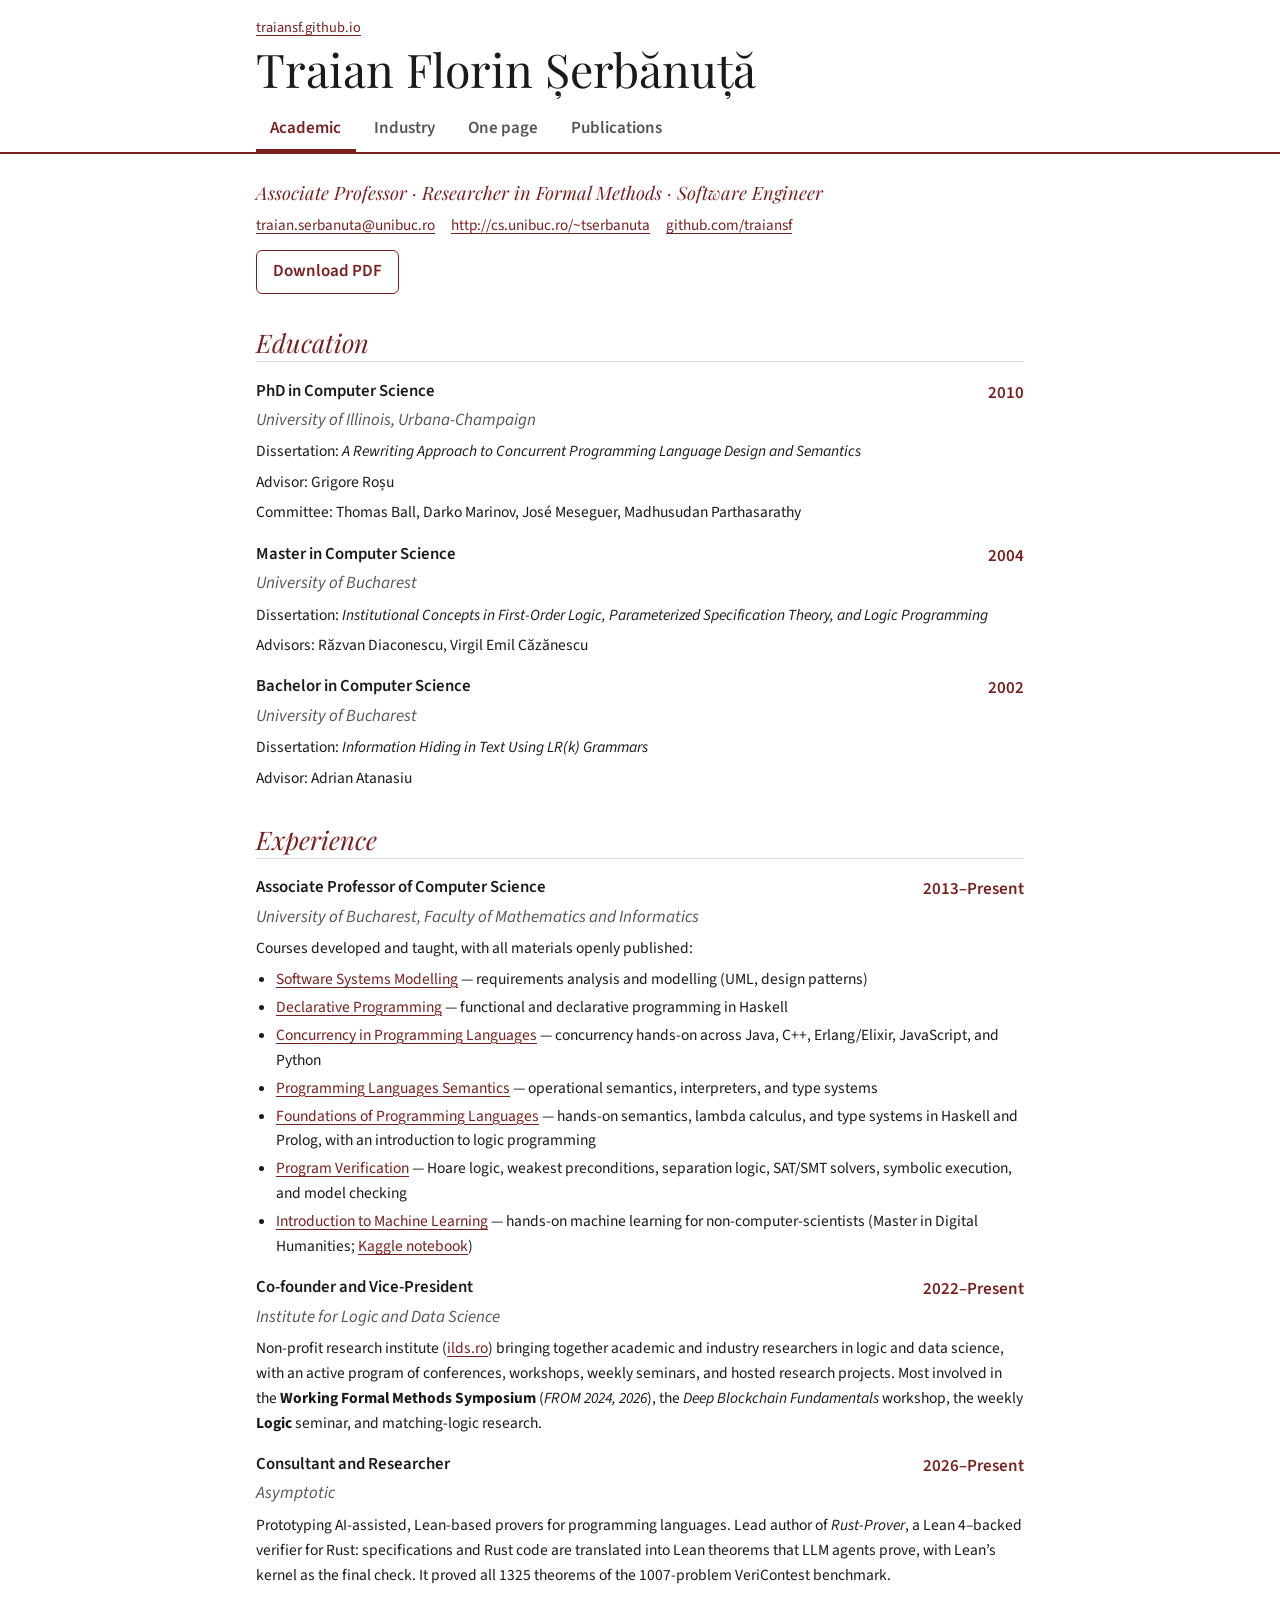
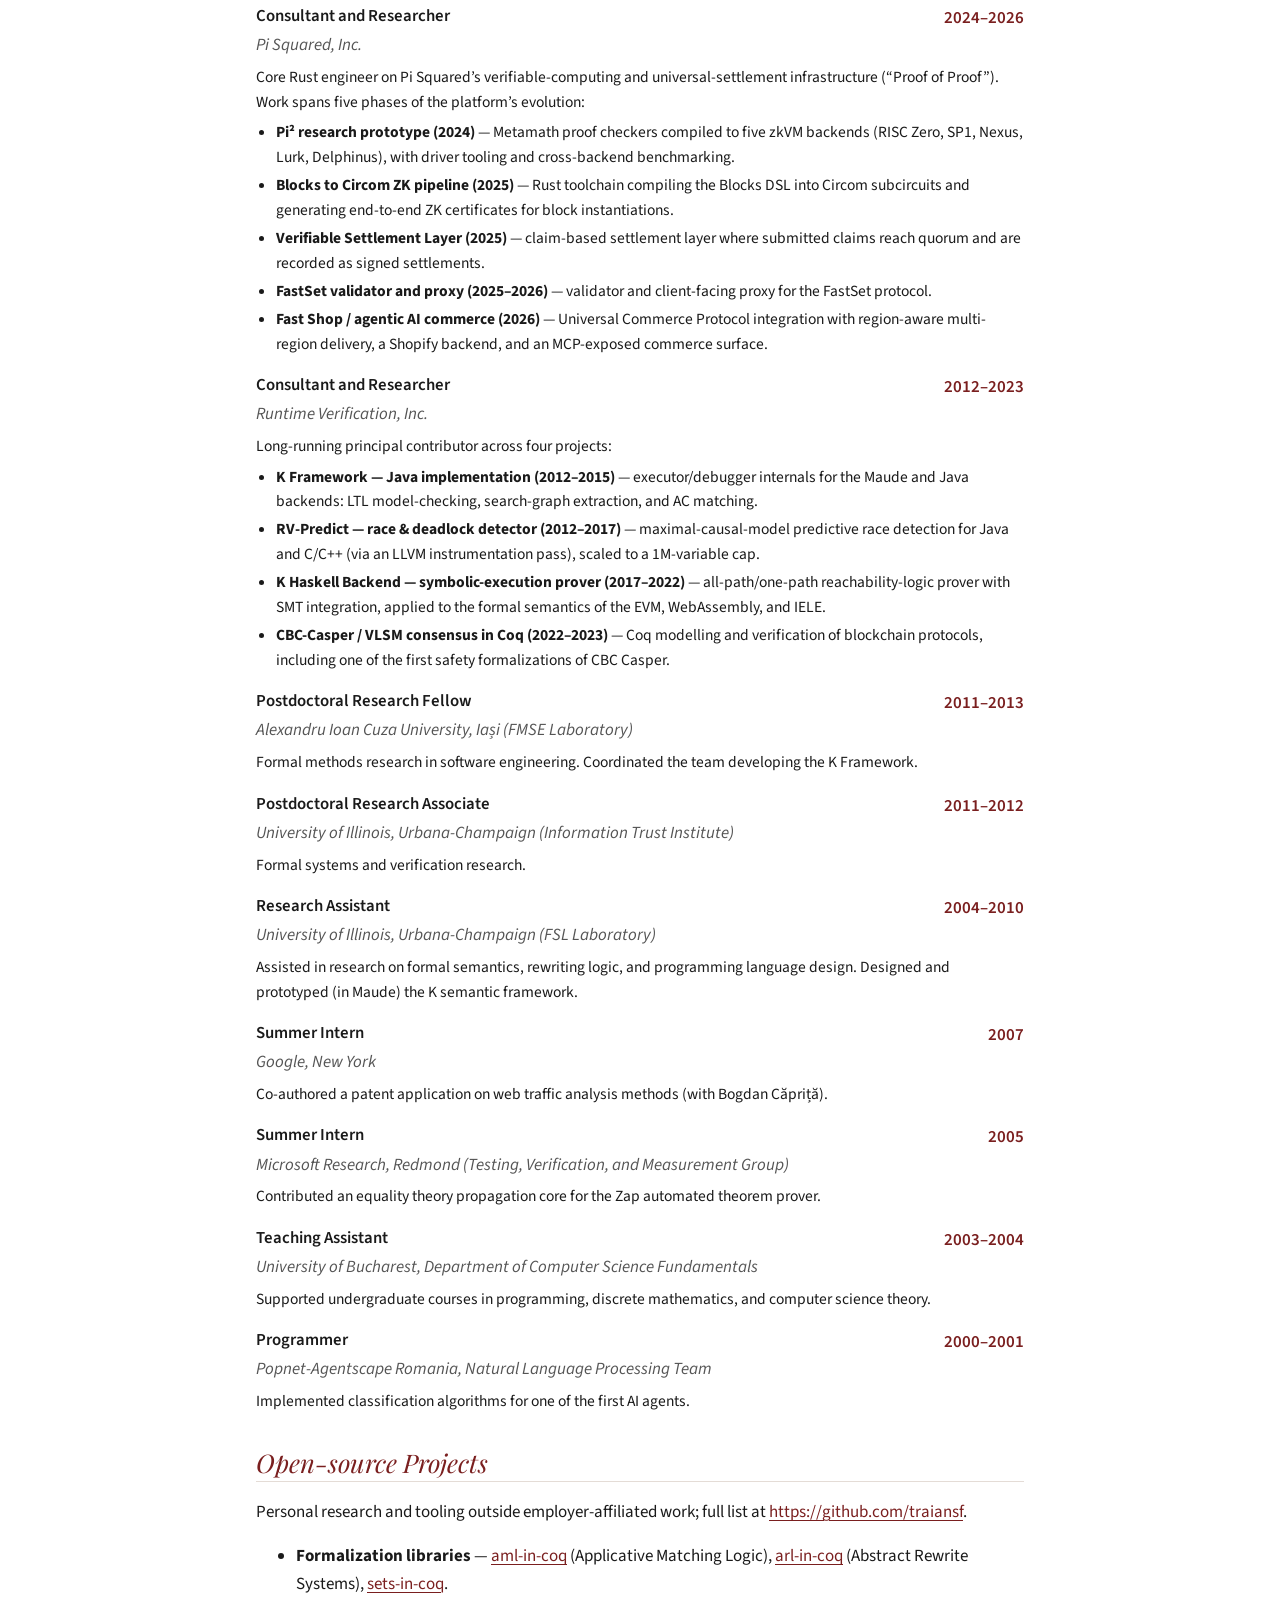
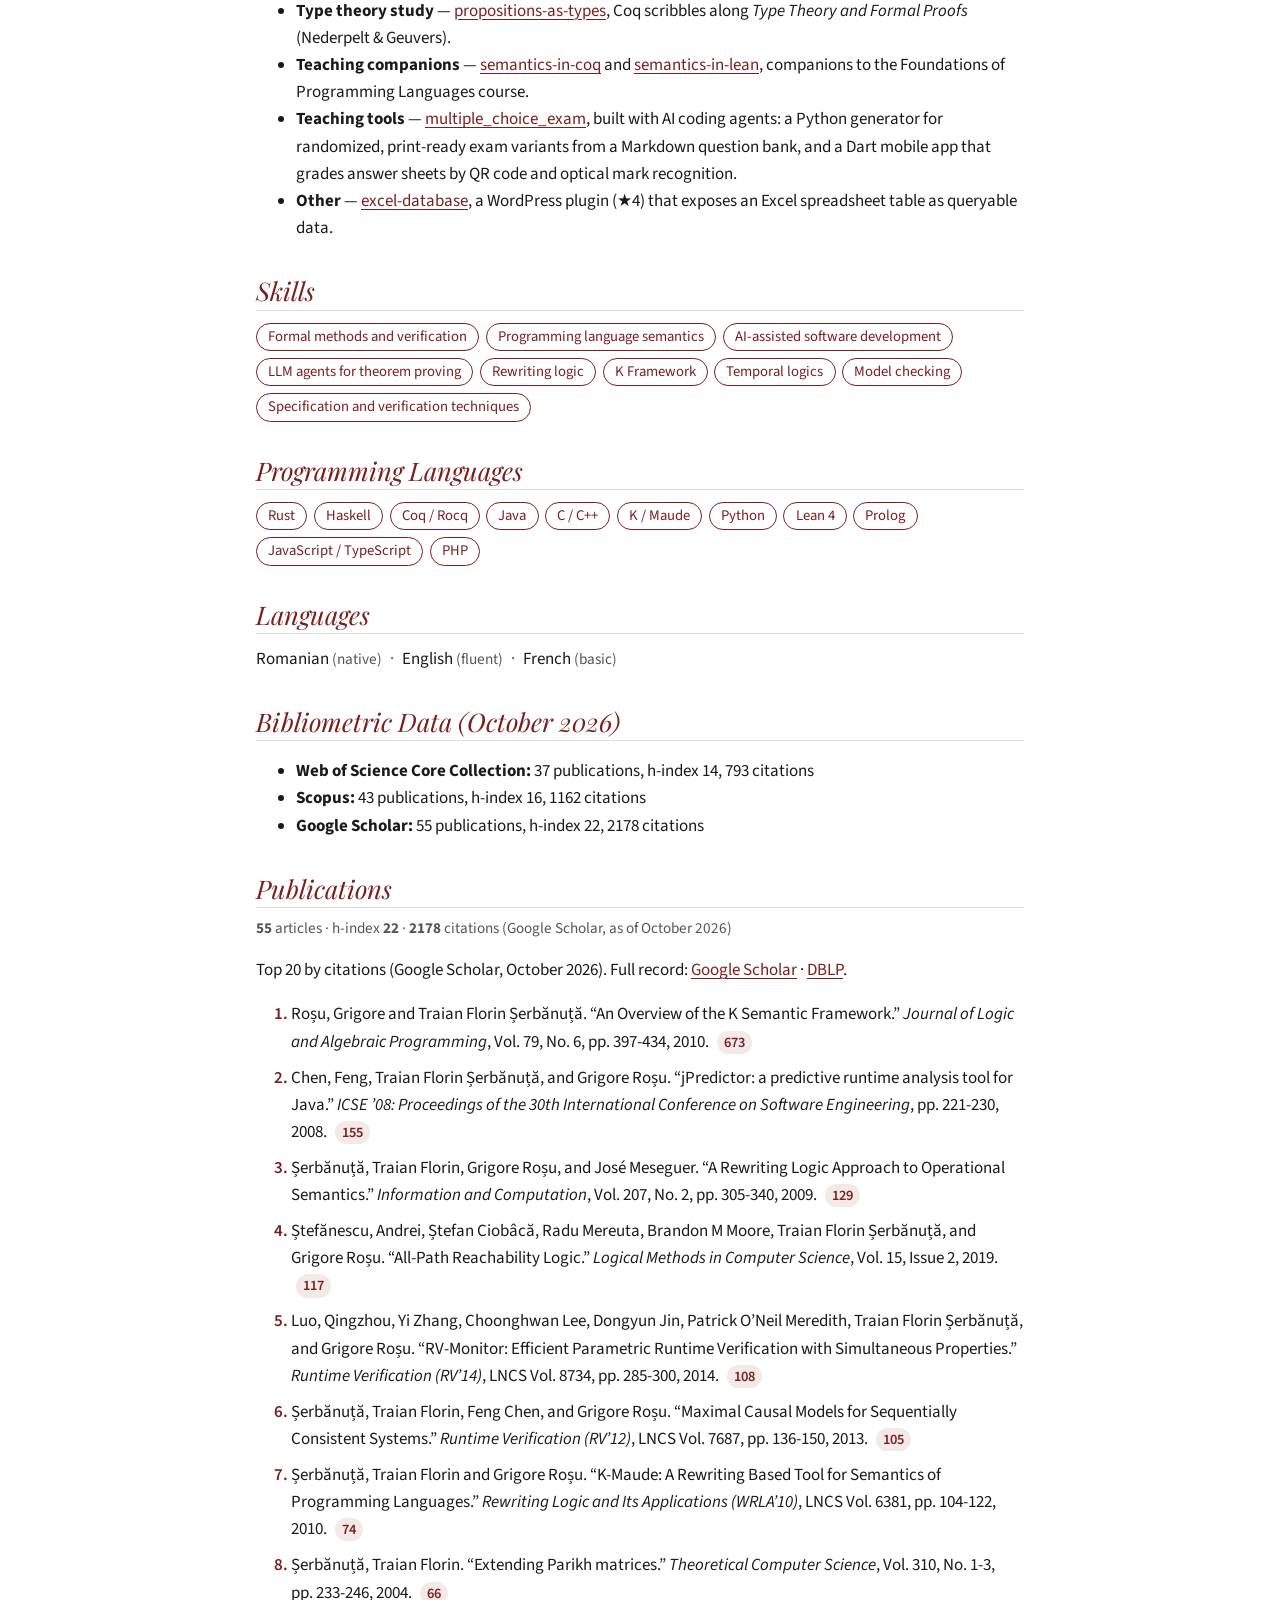
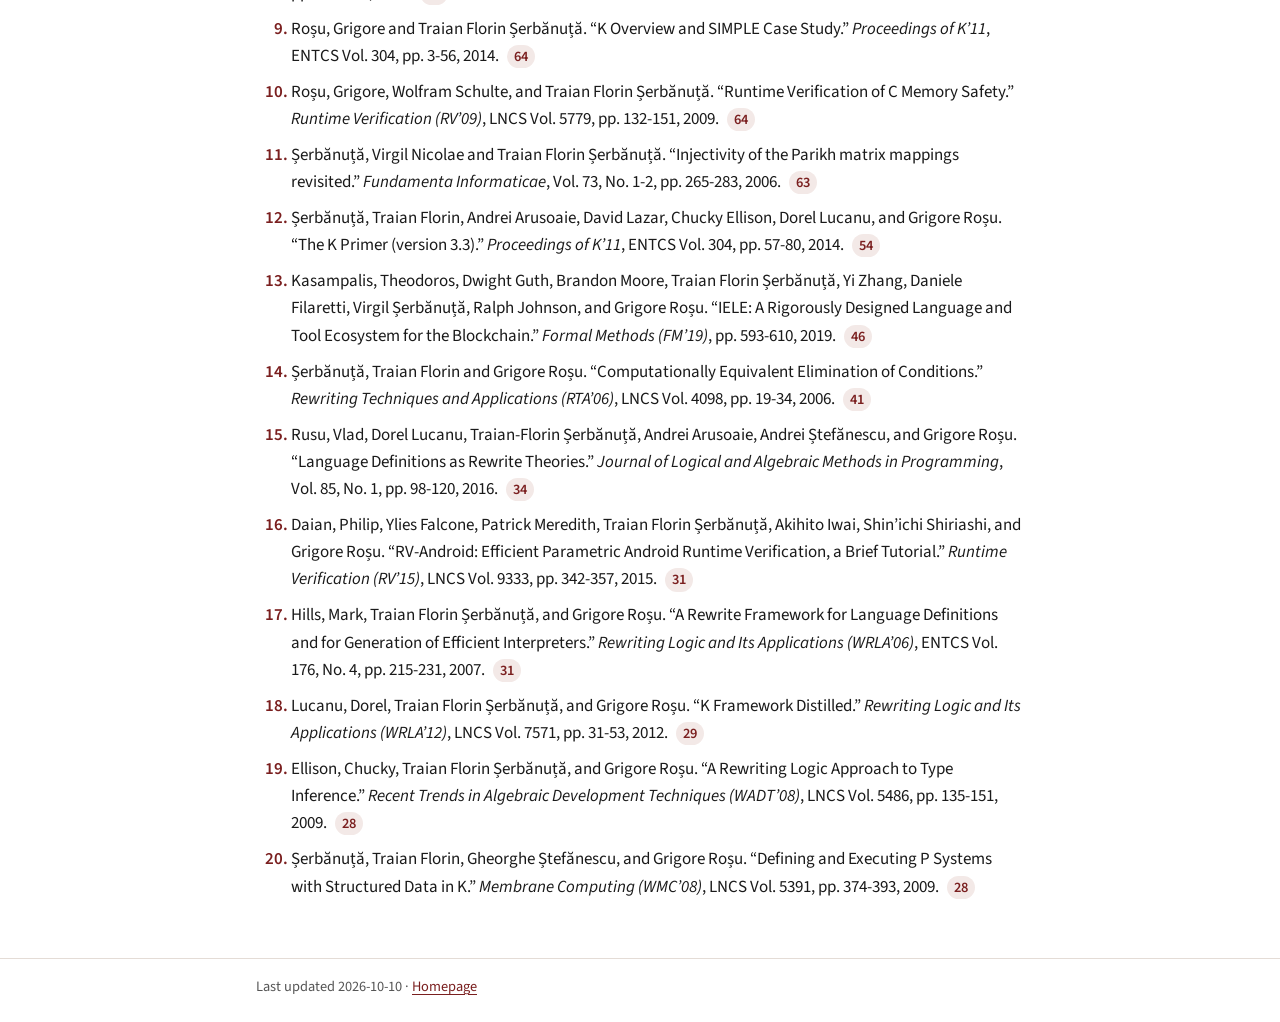
<file: docs/index.html>
<!doctype html>
<html lang="en">
<head>
<meta charset="utf-8">
<meta name="viewport" content="width=device-width, initial-scale=1">
<meta name="color-scheme" content="light dark">
<meta name="theme-color" content="#7a1f1f" media="(prefers-color-scheme: light)">
<meta name="theme-color" content="#171313" media="(prefers-color-scheme: dark)">
<title>Traian Florin Șerbănuță — Curriculum Vitae</title>
<meta name="description" content="Curriculum vitae of Traian Florin
Șerbănuță: academic, industry and one-page versions, and the full list of publications.">
<meta name="author" content="Traian Florin Șerbănuță">
<link rel="canonical" href="https://traiansf.github.io/resume/">
<link rel="icon" href="/favicon.svg" type="image/svg+xml">
<link rel="icon" href="/favicon.ico" sizes="any">
<link rel="preconnect" href="https://fonts.googleapis.com">
<link rel="preconnect" href="https://fonts.gstatic.com" crossorigin>
<link rel="stylesheet" href="https://fonts.googleapis.com/css2?family=Playfair+Display:ital,wght@0,400;0,600;1,400&amp;family=Source+Sans+3:ital,wght@0,300;0,400;0,600;1,300;1,400&amp;display=swap">
<link rel="stylesheet" href="style.css">
<script src="tabs.js" defer></script>
</head>
<body>
<a class="skip-link" href="#main">Skip to main content</a>
<header class="site-header">
<div class="wrap">
<p class="home"><a href="/">traiansf.github.io</a></p>
<h1 class="name">Traian Florin Șerbănuță</h1>
<nav class="tabs" aria-label="CV versions">
<ul data-tabs>
<li><a id="tab-academic" href="#academic">Academic</a></li>
<li><a id="tab-industry" href="#industry">Industry</a></li>
<li><a id="tab-short" href="#short">One page</a></li>
<li><a id="tab-publications" href="#publications">Publications</a></li>
</ul>
</nav>
</div>
</header>
<main id="main" class="wrap" tabindex="-1">
<section class="panel" id="academic" aria-labelledby="tab-academic">
<div class="panel-head">
<p class="tagline">Associate Professor · Researcher in Formal Methods ·
Software Engineer</p>
<ul class="contact">
<li><a href="mailto:traian.serbanuta@unibuc.ro">traian.serbanuta@unibuc.ro</a></li>
<li><a href="http://cs.unibuc.ro/~tserbanuta">http://cs.unibuc.ro/~tserbanuta</a></li>
<li><a href="https://github.com/traiansf">github.com/traiansf</a></li>
</ul>
<p class="download"><a href="resume.pdf" download>Download PDF<span class="visually-hidden"> of the academic
CV</span></a></p>
</div>
<h2 id="academic-education">Education</h2>
<div class="cv-item">
<section id="academic-phd-in-computer-science" class="cv-head">
<h3>PhD in Computer Science</h3>
<div class="cv-org">
University of Illinois, Urbana-Champaign
</div>
<div class="cv-years">
2010
</div>
</section>
<div class="cv-detail">
<p>Dissertation: <em>A Rewriting Approach to Concurrent Programming
Language Design and Semantics</em></p>
<p>Advisor: Grigore Roșu</p>
<p>Committee: Thomas Ball, Darko Marinov, José Meseguer, Madhusudan
Parthasarathy</p>
</div>
</div>
<div class="cv-item">
<section id="academic-master-in-computer-science" class="cv-head">
<h3>Master in Computer Science</h3>
<div class="cv-org">
University of Bucharest
</div>
<div class="cv-years">
2004
</div>
</section>
<div class="cv-detail">
<p>Dissertation: <em>Institutional Concepts in First-Order Logic,
Parameterized Specification Theory, and Logic Programming</em></p>
<p>Advisors: Răzvan Diaconescu, Virgil Emil Căzănescu</p>
</div>
</div>
<div class="cv-item">
<section id="academic-bachelor-in-computer-science" class="cv-head">
<h3>Bachelor in Computer Science</h3>
<div class="cv-org">
University of Bucharest
</div>
<div class="cv-years">
2002
</div>
</section>
<div class="cv-detail">
<p>Dissertation: <em>Information Hiding in Text Using LR(k)
Grammars</em></p>
<p>Advisor: Adrian Atanasiu</p>
</div>
</div>
<h2 id="academic-experience">Experience</h2>
<div class="cv-item">
<section id="academic-associate-professor-of-computer-science"
class="cv-head">
<h3>Associate Professor of Computer Science</h3>
<div class="cv-org">
University of Bucharest, Faculty of Mathematics and Informatics
</div>
<div class="cv-years">
2013–Present
</div>
</section>
<div class="cv-detail">
<p>Courses developed and taught, with all materials openly
published:</p>
<ul>
<li><a href="https://traiansf.github.io/class/amss2026/">Software
Systems Modelling</a> — requirements analysis and modelling (UML, design
patterns)</li>
<li><a href="https://github.com/unibuc-cs/progdecl">Declarative
Programming</a> — functional and declarative programming in Haskell</li>
<li><a href="https://github.com/unibuc-cs/iclp">Concurrency in
Programming Languages</a> — concurrency hands-on across Java, C++,
Erlang/Elixir, JavaScript, and Python</li>
<li><a href="https://github.com/unibuc-cs/slp/tree/v2017">Programming
Languages Semantics</a> — operational semantics, interpreters, and type
systems</li>
<li><a href="https://github.com/unibuc-cs/flp">Foundations of
Programming Languages</a> — hands-on semantics, lambda calculus, and
type systems in Haskell and Prolog, with an introduction to logic
programming</li>
<li><a href="https://github.com/unibuc-cs/pv">Program Verification</a> —
Hoare logic, weakest preconditions, separation logic, SAT/SMT solvers,
symbolic execution, and model checking</li>
<li><a href="https://github.com/unibuc-cs/dh-ml">Introduction to Machine
Learning</a> — hands-on machine learning for non-computer-scientists
(Master in Digital Humanities; <a
href="https://www.kaggle.com/code/traiansf/introduction-to-machine-learning">Kaggle
notebook</a>)</li>
</ul>
</div>
</div>
<div class="cv-item">
<section id="academic-co-founder-and-vice-president" class="cv-head">
<h3>Co-founder and Vice-President</h3>
<div class="cv-org">
Institute for Logic and Data Science
</div>
<div class="cv-years">
2022–Present
</div>
</section>
<div class="cv-detail">
<p>Non-profit research institute (<a href="https://ilds.ro">ilds.ro</a>)
bringing together academic and industry researchers in logic and data
science, with an active program of conferences, workshops, weekly
seminars, and hosted research projects. Most involved in the
<strong>Working Formal Methods Symposium</strong> (<em>FROM 2024,
2026</em>), the <em>Deep Blockchain Fundamentals</em> workshop, the
weekly <strong>Logic</strong> seminar, and matching-logic research.</p>
</div>
</div>
<div class="cv-item">
<section id="academic-consultant-and-researcher" class="cv-head">
<h3>Consultant and Researcher</h3>
<div class="cv-org">
Asymptotic
</div>
<div class="cv-years">
2026–Present
</div>
</section>
<div class="cv-detail">
<p>Prototyping AI-assisted, Lean-based provers for programming
languages. Lead author of <em>Rust-Prover</em>, a Lean 4–backed verifier
for Rust: specifications and Rust code are translated into Lean theorems
that LLM agents prove, with Lean’s kernel as the final check. It proved
all 1325 theorems of the 1007-problem VeriContest benchmark.</p>
</div>
</div>
<div class="cv-item">
<section id="academic-consultant-and-researcher-1" class="cv-head">
<h3>Consultant and Researcher</h3>
<div class="cv-org">
Pi Squared, Inc.
</div>
<div class="cv-years">
2024–2026
</div>
</section>
<div class="cv-detail">
<p>Core Rust engineer on Pi Squared’s verifiable-computing and
universal-settlement infrastructure (“Proof of Proof”). Work spans five
phases of the platform’s evolution:</p>
<ul>
<li><strong>Pi² research prototype (2024)</strong> — Metamath proof
checkers compiled to five zkVM backends (RISC Zero, SP1, Nexus, Lurk,
Delphinus), with driver tooling and cross-backend benchmarking.</li>
<li><strong>Blocks to Circom ZK pipeline (2025)</strong> — Rust
toolchain compiling the Blocks DSL into Circom subcircuits and
generating end-to-end ZK certificates for block instantiations.</li>
<li><strong>Verifiable Settlement Layer (2025)</strong> — claim-based
settlement layer where submitted claims reach quorum and are recorded as
signed settlements.</li>
<li><strong>FastSet validator and proxy (2025–2026)</strong> — validator
and client-facing proxy for the FastSet protocol.</li>
<li><strong>Fast Shop / agentic AI commerce (2026)</strong> — Universal
Commerce Protocol integration with region-aware multi-region delivery, a
Shopify backend, and an MCP-exposed commerce surface.</li>
</ul>
</div>
</div>
<div class="cv-item">
<section id="academic-consultant-and-researcher-2" class="cv-head">
<h3>Consultant and Researcher</h3>
<div class="cv-org">
Runtime Verification, Inc.
</div>
<div class="cv-years">
2012–2023
</div>
</section>
<div class="cv-detail">
<p>Long-running principal contributor across four projects:</p>
<ul>
<li><strong>K Framework — Java implementation (2012–2015)</strong> —
executor/debugger internals for the Maude and Java backends: LTL
model-checking, search-graph extraction, and AC matching.</li>
<li><strong>RV-Predict — race &amp; deadlock detector
(2012–2017)</strong> — maximal-causal-model predictive race detection
for Java and C/C++ (via an LLVM instrumentation pass), scaled to a
1M-variable cap.</li>
<li><strong>K Haskell Backend — symbolic-execution prover
(2017–2022)</strong> — all-path/one-path reachability-logic prover with
SMT integration, applied to the formal semantics of the EVM,
WebAssembly, and IELE.</li>
<li><strong>CBC-Casper / VLSM consensus in Coq (2022–2023)</strong> —
Coq modelling and verification of blockchain protocols, including one of
the first safety formalizations of CBC Casper.</li>
</ul>
</div>
</div>
<div class="cv-item">
<section id="academic-postdoctoral-research-fellow" class="cv-head">
<h3>Postdoctoral Research Fellow</h3>
<div class="cv-org">
Alexandru Ioan Cuza University, Iași (FMSE Laboratory)
</div>
<div class="cv-years">
2011–2013
</div>
</section>
<div class="cv-detail">
<p>Formal methods research in software engineering. Coordinated the team
developing the K Framework.</p>
</div>
</div>
<div class="cv-item">
<section id="academic-postdoctoral-research-associate" class="cv-head">
<h3>Postdoctoral Research Associate</h3>
<div class="cv-org">
University of Illinois, Urbana-Champaign (Information Trust Institute)
</div>
<div class="cv-years">
2011–2012
</div>
</section>
<div class="cv-detail">
<p>Formal systems and verification research.</p>
</div>
</div>
<div class="cv-item">
<section id="academic-research-assistant" class="cv-head">
<h3>Research Assistant</h3>
<div class="cv-org">
University of Illinois, Urbana-Champaign (FSL Laboratory)
</div>
<div class="cv-years">
2004–2010
</div>
</section>
<div class="cv-detail">
<p>Assisted in research on formal semantics, rewriting logic, and
programming language design. Designed and prototyped (in Maude) the K
semantic framework.</p>
</div>
</div>
<div class="cv-item">
<section id="academic-summer-intern" class="cv-head">
<h3>Summer Intern</h3>
<div class="cv-org">
Google, New York
</div>
<div class="cv-years">
2007
</div>
</section>
<div class="cv-detail">
<p>Co-authored a patent application on web traffic analysis methods
(with Bogdan Căpriță).</p>
</div>
</div>
<div class="cv-item">
<section id="academic-summer-intern-1" class="cv-head">
<h3>Summer Intern</h3>
<div class="cv-org">
Microsoft Research, Redmond (Testing, Verification, and Measurement
Group)
</div>
<div class="cv-years">
2005
</div>
</section>
<div class="cv-detail">
<p>Contributed an equality theory propagation core for the Zap automated
theorem prover.</p>
</div>
</div>
<div class="cv-item">
<section id="academic-teaching-assistant" class="cv-head">
<h3>Teaching Assistant</h3>
<div class="cv-org">
University of Bucharest, Department of Computer Science Fundamentals
</div>
<div class="cv-years">
2003–2004
</div>
</section>
<div class="cv-detail">
<p>Supported undergraduate courses in programming, discrete mathematics,
and computer science theory.</p>
</div>
</div>
<div class="cv-item">
<section id="academic-programmer" class="cv-head">
<h3>Programmer</h3>
<div class="cv-org">
Popnet-Agentscape Romania, Natural Language Processing Team
</div>
<div class="cv-years">
2000–2001
</div>
</section>
<div class="cv-detail">
<p>Implemented classification algorithms for one of the first AI
agents.</p>
</div>
</div>
<h2 id="academic-open-source-projects">Open-source Projects</h2>
<p>Personal research and tooling outside employer-affiliated work; full
list at <a href="https://github.com/traiansf"
class="uri">https://github.com/traiansf</a>.</p>
<ul>
<li><strong>Formalization libraries</strong> — <a
href="https://github.com/traiansf/aml-in-coq">aml-in-coq</a>
(Applicative Matching Logic), <a
href="https://github.com/traiansf/arl-in-coq">arl-in-coq</a> (Abstract
Rewrite Systems), <a
href="https://github.com/traiansf/sets-in-coq">sets-in-coq</a>.</li>
<li><strong>Type theory study</strong> — <a
href="https://github.com/traiansf/propositions-as-types">propositions-as-types</a>,
Coq scribbles along <em>Type Theory and Formal Proofs</em> (Nederpelt
&amp; Geuvers).</li>
<li><strong>Teaching companions</strong> — <a
href="https://github.com/traiansf/semantics-in-coq">semantics-in-coq</a>
and <a
href="https://github.com/traiansf/semantics-in-lean">semantics-in-lean</a>,
companions to the Foundations of Programming Languages course.</li>
<li><strong>Teaching tools</strong> — <a
href="https://github.com/traiansf/multiple_choice_exam">multiple_choice_exam</a>,
built with AI coding agents: a Python generator for randomized,
print-ready exam variants from a Markdown question bank, and a Dart
mobile app that grades answer sheets by QR code and optical mark
recognition.</li>
<li><strong>Other</strong> — <a
href="https://github.com/traiansf/excel-database">excel-database</a>, a
WordPress plugin (★4) that exposes an Excel spreadsheet table as
queryable data.</li>
</ul>
<h2 id="academic-skills">Skills</h2>
<div class="pills">
<ul>
<li>Formal methods and verification</li>
<li>Programming language semantics</li>
<li>AI-assisted software development</li>
<li>LLM agents for theorem proving</li>
<li>Rewriting logic</li>
<li>K Framework</li>
<li>Temporal logics</li>
<li>Model checking</li>
<li>Specification and verification techniques</li>
</ul>
</div>
<h2 id="academic-programming-languages">Programming Languages</h2>
<div class="pills">
<ul>
<li>Rust</li>
<li>Haskell</li>
<li>Coq / Rocq</li>
<li>Java</li>
<li>C / C++</li>
<li>K / Maude</li>
<li>Python</li>
<li>Lean 4</li>
<li>Prolog</li>
<li>JavaScript / TypeScript</li>
<li>PHP</li>
</ul>
</div>
<h2 id="academic-languages">Languages</h2>
<div class="inline-list">
<ul>
<li>Romanian <span class="qual">(native)</span></li>
<li>English <span class="qual">(fluent)</span></li>
<li>French <span class="qual">(basic)</span></li>
</ul>
</div>
<h2 id="academic-bibliometric-data-october-2026">Bibliometric Data
(October 2026)</h2>
<ul>
<li><strong>Web of Science Core Collection:</strong> 37 publications,
h-index 14, 793 citations</li>
<li><strong>Scopus:</strong> 43 publications, h-index 16, 1162
citations</li>
<li><strong>Google Scholar:</strong> 55 publications, h-index 22, 2178
citations</li>
</ul>
<h2 id="academic-publications">Publications</h2>
<div class="section-stats">
<p><strong>55</strong> articles · h-index <strong>22</strong> ·
<strong>2178</strong> citations (Google Scholar, as of October 2026)</p>
</div>
<p>Top 20 by citations (Google Scholar, October 2026). Full record: <a
href="https://scholar.google.com/citations?user=QVLcUrcAAAAJ&amp;hl=en">Google
Scholar</a> · <a
href="https://dblp.org/pid/s/TFSerbanuta.html">DBLP</a>.</p>
<ol type="1">
<li><p>Roșu, Grigore and Traian Florin Șerbănuță. “An Overview of the K
Semantic Framework.” <em>Journal of Logic and Algebraic
Programming</em>, Vol. 79, No. 6, pp. 397-434, 2010.
<span class="cites"><span class="visually-hidden">cited by </span>673</span></p></li>
<li><p>Chen, Feng, Traian Florin Șerbănuță, and Grigore Roșu.
“jPredictor: a predictive runtime analysis tool for Java.” <em>ICSE ’08:
Proceedings of the 30th International Conference on Software
Engineering</em>, pp. 221-230, 2008.
<span class="cites"><span class="visually-hidden">cited by </span>155</span></p></li>
<li><p>Șerbănuță, Traian Florin, Grigore Roșu, and José Meseguer. “A
Rewriting Logic Approach to Operational Semantics.” <em>Information and
Computation</em>, Vol. 207, No. 2, pp. 305-340, 2009.
<span class="cites"><span class="visually-hidden">cited by </span>129</span></p></li>
<li><p>Ștefănescu, Andrei, Ștefan Ciobâcă, Radu Mereuta, Brandon M
Moore, Traian Florin Șerbănuță, and Grigore Roșu. “All-Path Reachability
Logic.” <em>Logical Methods in Computer Science</em>, Vol. 15, Issue 2,
2019.
<span class="cites"><span class="visually-hidden">cited by </span>117</span></p></li>
<li><p>Luo, Qingzhou, Yi Zhang, Choonghwan Lee, Dongyun Jin, Patrick
O’Neil Meredith, Traian Florin Șerbănuță, and Grigore Roșu. “RV-Monitor:
Efficient Parametric Runtime Verification with Simultaneous Properties.”
<em>Runtime Verification (RV’14)</em>, LNCS Vol. 8734, pp. 285-300,
2014.
<span class="cites"><span class="visually-hidden">cited by </span>108</span></p></li>
<li><p>Șerbănuță, Traian Florin, Feng Chen, and Grigore Roșu. “Maximal
Causal Models for Sequentially Consistent Systems.” <em>Runtime
Verification (RV’12)</em>, LNCS Vol. 7687, pp. 136-150, 2013.
<span class="cites"><span class="visually-hidden">cited by </span>105</span></p></li>
<li><p>Șerbănuță, Traian Florin and Grigore Roșu. “K-Maude: A Rewriting
Based Tool for Semantics of Programming Languages.” <em>Rewriting Logic
and Its Applications (WRLA’10)</em>, LNCS Vol. 6381, pp. 104-122, 2010.
<span class="cites"><span class="visually-hidden">cited by </span>74</span></p></li>
<li><p>Șerbănuță, Traian Florin. “Extending Parikh matrices.”
<em>Theoretical Computer Science</em>, Vol. 310, No. 1-3, pp. 233-246,
2004.
<span class="cites"><span class="visually-hidden">cited by </span>66</span></p></li>
<li><p>Roșu, Grigore and Traian Florin Șerbănuță. “K Overview and SIMPLE
Case Study.” <em>Proceedings of K’11</em>, ENTCS Vol. 304, pp. 3-56,
2014.
<span class="cites"><span class="visually-hidden">cited by </span>64</span></p></li>
<li><p>Roșu, Grigore, Wolfram Schulte, and Traian Florin Șerbănuță.
“Runtime Verification of C Memory Safety.” <em>Runtime Verification
(RV’09)</em>, LNCS Vol. 5779, pp. 132-151, 2009.
<span class="cites"><span class="visually-hidden">cited by </span>64</span></p></li>
<li><p>Șerbănuță, Virgil Nicolae and Traian Florin Șerbănuță.
“Injectivity of the Parikh matrix mappings revisited.” <em>Fundamenta
Informaticae</em>, Vol. 73, No. 1-2, pp. 265-283, 2006.
<span class="cites"><span class="visually-hidden">cited by </span>63</span></p></li>
<li><p>Șerbănuță, Traian Florin, Andrei Arusoaie, David Lazar, Chucky
Ellison, Dorel Lucanu, and Grigore Roșu. “The K Primer (version 3.3).”
<em>Proceedings of K’11</em>, ENTCS Vol. 304, pp. 57-80, 2014.
<span class="cites"><span class="visually-hidden">cited by </span>54</span></p></li>
<li><p>Kasampalis, Theodoros, Dwight Guth, Brandon Moore, Traian Florin
Șerbănuță, Yi Zhang, Daniele Filaretti, Virgil Șerbănuță, Ralph Johnson,
and Grigore Roșu. “IELE: A Rigorously Designed Language and Tool
Ecosystem for the Blockchain.” <em>Formal Methods (FM’19)</em>,
pp. 593-610, 2019.
<span class="cites"><span class="visually-hidden">cited by </span>46</span></p></li>
<li><p>Șerbănuță, Traian Florin and Grigore Roșu. “Computationally
Equivalent Elimination of Conditions.” <em>Rewriting Techniques and
Applications (RTA’06)</em>, LNCS Vol. 4098, pp. 19-34, 2006.
<span class="cites"><span class="visually-hidden">cited by </span>41</span></p></li>
<li><p>Rusu, Vlad, Dorel Lucanu, Traian-Florin Șerbănuță, Andrei
Arusoaie, Andrei Ștefănescu, and Grigore Roșu. “Language Definitions as
Rewrite Theories.” <em>Journal of Logical and Algebraic Methods in
Programming</em>, Vol. 85, No. 1, pp. 98-120, 2016.
<span class="cites"><span class="visually-hidden">cited by </span>34</span></p></li>
<li><p>Daian, Philip, Ylies Falcone, Patrick Meredith, Traian Florin
Șerbănuță, Akihito Iwai, Shin’ichi Shiriashi, and Grigore Roșu.
“RV-Android: Efficient Parametric Android Runtime Verification, a Brief
Tutorial.” <em>Runtime Verification (RV’15)</em>, LNCS Vol. 9333,
pp. 342-357, 2015.
<span class="cites"><span class="visually-hidden">cited by </span>31</span></p></li>
<li><p>Hills, Mark, Traian Florin Șerbănuță, and Grigore Roșu. “A
Rewrite Framework for Language Definitions and for Generation of
Efficient Interpreters.” <em>Rewriting Logic and Its Applications
(WRLA’06)</em>, ENTCS Vol. 176, No. 4, pp. 215-231, 2007.
<span class="cites"><span class="visually-hidden">cited by </span>31</span></p></li>
<li><p>Lucanu, Dorel, Traian Florin Șerbănuță, and Grigore Roșu. “K
Framework Distilled.” <em>Rewriting Logic and Its Applications
(WRLA’12)</em>, LNCS Vol. 7571, pp. 31-53, 2012.
<span class="cites"><span class="visually-hidden">cited by </span>29</span></p></li>
<li><p>Ellison, Chucky, Traian Florin Șerbănuță, and Grigore Roșu. “A
Rewriting Logic Approach to Type Inference.” <em>Recent Trends in
Algebraic Development Techniques (WADT’08)</em>, LNCS Vol. 5486,
pp. 135-151, 2009.
<span class="cites"><span class="visually-hidden">cited by </span>28</span></p></li>
<li><p>Șerbănuță, Traian Florin, Gheorghe Ștefănescu, and Grigore Roșu.
“Defining and Executing P Systems with Structured Data in K.”
<em>Membrane Computing (WMC’08)</em>, LNCS Vol. 5391, pp. 374-393, 2009.
<span class="cites"><span class="visually-hidden">cited by </span>28</span></p></li>
</ol>
</section>
<section class="panel" id="industry" aria-labelledby="tab-industry">
<div class="panel-head">
<p class="tagline">Formal Methods for Software Correctness ·
Verification Engineer · Associate Professor</p>
<ul class="contact">
<li><a href="mailto:traian.serbanuta@gmail.com">traian.serbanuta@gmail.com</a></li>
<li><a href="http://cs.unibuc.ro/~tserbanuta">http://cs.unibuc.ro/~tserbanuta</a></li>
<li><a href="https://github.com/traiansf">github.com/traiansf</a></li>
</ul>
<p class="download"><a href="resume-industry.pdf" download>Download PDF<span class="visually-hidden"> of the industry
CV</span></a></p>
</div>
<h2 id="industry-education">Education</h2>
<div class="cv-item">
<section id="industry-phd-in-computer-science" class="cv-head">
<h3>PhD in Computer Science</h3>
<div class="cv-org">
University of Illinois, Urbana-Champaign
</div>
<div class="cv-years">
2010
</div>
</section>
</div>
<div class="cv-item">
<section id="industry-master-in-computer-science" class="cv-head">
<h3>Master in Computer Science</h3>
<div class="cv-org">
University of Bucharest
</div>
<div class="cv-years">
2004
</div>
</section>
</div>
<div class="cv-item">
<section id="industry-bachelor-in-computer-science" class="cv-head">
<h3>Bachelor in Computer Science</h3>
<div class="cv-org">
University of Bucharest
</div>
<div class="cv-years">
2002
</div>
</section>
</div>
<h2 id="industry-experience">Experience</h2>
<div class="cv-item">
<section id="industry-associate-professor-of-computer-science"
class="cv-head">
<h3>Associate Professor of Computer Science</h3>
<div class="cv-org">
University of Bucharest, Faculty of Mathematics and Informatics
</div>
<div class="cv-years">
2013–Present
</div>
</section>
<div class="cv-detail">
<p>Designed and taught courses across software modelling, declarative
&amp; concurrent programming, programming-language semantics, program
verification, and machine learning — all course materials openly
published.</p>
</div>
</div>
<div class="cv-item">
<section id="industry-consultant-and-researcher" class="cv-head">
<h3>Consultant and Researcher</h3>
<div class="cv-org">
Asymptotic
</div>
<div class="cv-years">
2026–Present
</div>
</section>
<div class="cv-detail">
<p>Prototyping AI-assisted, Lean-based provers for programming
languages. Lead author of <em>Rust-Prover</em>, a Lean 4–backed verifier
for Rust: specifications and Rust code are translated into Lean theorems
that LLM agents prove, with Lean’s kernel as the final check. It proved
all 1325 theorems of the 1007-problem VeriContest benchmark.</p>
</div>
</div>
<div class="cv-item">
<section id="industry-consultant-and-researcher-1" class="cv-head">
<h3>Consultant and Researcher</h3>
<div class="cv-org">
Pi Squared, Inc.
</div>
<div class="cv-years">
2024–2026
</div>
</section>
<div class="cv-detail">
<p>Core Rust engineer on Pi Squared’s verifiable-computing and
universal-settlement infrastructure (“Proof of Proof”). Work spans five
phases of the platform’s evolution:</p>
<ul>
<li><strong>Pi² research prototype (2024)</strong> — Metamath proof
checkers compiled to five zkVM backends (RISC Zero, SP1, Nexus, Lurk,
Delphinus), with driver tooling and cross-backend benchmarking.</li>
<li><strong>Blocks to Circom ZK pipeline (2025)</strong> — Rust
toolchain compiling the Blocks DSL into Circom subcircuits and
generating end-to-end ZK certificates for block instantiations.</li>
<li><strong>Verifiable Settlement Layer (2025)</strong> — claim-based
settlement layer where submitted claims reach quorum and are recorded as
signed settlements.</li>
<li><strong>FastSet validator and proxy (2025–2026)</strong> — validator
and client-facing proxy for the FastSet protocol.</li>
<li><strong>Fast Shop / agentic AI commerce (2026)</strong> — Universal
Commerce Protocol integration with region-aware multi-region delivery, a
Shopify backend, and an MCP-exposed commerce surface.</li>
</ul>
</div>
</div>
<div class="cv-item">
<section id="industry-consultant-and-researcher-2" class="cv-head">
<h3>Consultant and Researcher</h3>
<div class="cv-org">
Runtime Verification, Inc.
</div>
<div class="cv-years">
2012–2023
</div>
</section>
<div class="cv-detail">
<p>Long-running principal contributor across four projects:</p>
<ul>
<li><strong>K Framework — Java implementation (2012–2015)</strong> —
executor/debugger internals for the Maude and Java backends: LTL
model-checking, search-graph extraction, and AC matching.</li>
<li><strong>RV-Predict — race &amp; deadlock detector
(2012–2017)</strong> — maximal-causal-model predictive race detection
for Java and C/C++ (via an LLVM instrumentation pass), scaled to a
1M-variable cap.</li>
<li><strong>K Haskell Backend — symbolic-execution prover
(2017–2022)</strong> — all-path/one-path reachability-logic prover with
SMT integration, applied to the formal semantics of the EVM,
WebAssembly, and IELE.</li>
<li><strong>CBC-Casper / VLSM consensus in Coq (2022–2023)</strong> —
Coq modelling and verification of blockchain protocols, including one of
the first safety formalizations of CBC Casper.</li>
</ul>
</div>
</div>
<div class="cv-item">
<section id="industry-postdoctoral-research-fellow" class="cv-head">
<h3>Postdoctoral Research Fellow</h3>
<div class="cv-org">
Alexandru Ioan Cuza University, Iași (FMSE Laboratory)
</div>
<div class="cv-years">
2011–2013
</div>
</section>
</div>
<div class="cv-item">
<section id="industry-postdoctoral-research-associate" class="cv-head">
<h3>Postdoctoral Research Associate</h3>
<div class="cv-org">
University of Illinois, Urbana-Champaign (Information Trust Institute)
</div>
<div class="cv-years">
2011–2012
</div>
</section>
</div>
<div class="cv-item">
<section id="industry-research-assistant" class="cv-head">
<h3>Research Assistant</h3>
<div class="cv-org">
University of Illinois, Urbana-Champaign (FSL Laboratory)
</div>
<div class="cv-years">
2004–2010
</div>
</section>
</div>
<div class="cv-item">
<section id="industry-summer-intern" class="cv-head">
<h3>Summer Intern</h3>
<div class="cv-org">
Google, New York
</div>
<div class="cv-years">
2007
</div>
</section>
</div>
<div class="cv-item">
<section id="industry-summer-intern-1" class="cv-head">
<h3>Summer Intern</h3>
<div class="cv-org">
Microsoft Research, Redmond (Testing, Verification, and Measurement
Group)
</div>
<div class="cv-years">
2005
</div>
</section>
</div>
<div class="cv-item">
<section id="industry-teaching-assistant" class="cv-head">
<h3>Teaching Assistant</h3>
<div class="cv-org">
University of Bucharest, Department of Computer Science Fundamentals
</div>
<div class="cv-years">
2003–2004
</div>
</section>
</div>
<div class="cv-item">
<section id="industry-programmer" class="cv-head">
<h3>Programmer</h3>
<div class="cv-org">
Popnet-Agentscape Romania, Natural Language Processing Team
</div>
<div class="cv-years">
2000–2001
</div>
</section>
</div>
<h2 id="industry-open-source-projects">Open-source Projects</h2>
<p>Personal research and tooling outside employer-affiliated work; full
list at <a href="https://github.com/traiansf"
class="uri">https://github.com/traiansf</a>.</p>
<ul>
<li><strong>Formalization libraries</strong> — <a
href="https://github.com/traiansf/aml-in-coq">aml-in-coq</a>
(Applicative Matching Logic), <a
href="https://github.com/traiansf/arl-in-coq">arl-in-coq</a> (Abstract
Rewrite Systems), <a
href="https://github.com/traiansf/sets-in-coq">sets-in-coq</a>.</li>
<li><strong>Type theory study</strong> — <a
href="https://github.com/traiansf/propositions-as-types">propositions-as-types</a>,
Coq scribbles along <em>Type Theory and Formal Proofs</em> (Nederpelt
&amp; Geuvers).</li>
<li><strong>Teaching companions</strong> — <a
href="https://github.com/traiansf/semantics-in-coq">semantics-in-coq</a>
and <a
href="https://github.com/traiansf/semantics-in-lean">semantics-in-lean</a>,
companions to the Foundations of Programming Languages course.</li>
<li><strong>Teaching tools</strong> — <a
href="https://github.com/traiansf/multiple_choice_exam">multiple_choice_exam</a>,
built with AI coding agents: a Python generator for randomized,
print-ready exam variants from a Markdown question bank, and a Dart
mobile app that grades answer sheets by QR code and optical mark
recognition.</li>
<li><strong>Other</strong> — <a
href="https://github.com/traiansf/excel-database">excel-database</a>, a
WordPress plugin (★4) that exposes an Excel spreadsheet table as
queryable data.</li>
</ul>
<h2 id="industry-skills">Skills</h2>
<div class="pills">
<ul>
<li>Formal methods and verification</li>
<li>Programming language semantics</li>
<li>AI-assisted software development</li>
<li>LLM agents for theorem proving</li>
<li>Rewriting logic</li>
<li>K Framework</li>
<li>Temporal logics</li>
<li>Model checking</li>
<li>Specification and verification techniques</li>
</ul>
</div>
<h2 id="industry-programming-languages">Programming Languages</h2>
<div class="pills">
<ul>
<li>Rust</li>
<li>Haskell</li>
<li>Coq / Rocq</li>
<li>Java</li>
<li>C / C++</li>
<li>K / Maude</li>
<li>Python</li>
<li>Lean 4</li>
<li>Prolog</li>
<li>JavaScript / TypeScript</li>
<li>PHP</li>
</ul>
</div>
<h2 id="industry-languages">Languages</h2>
<div class="inline-list">
<ul>
<li>Romanian <span class="qual">(native)</span></li>
<li>English <span class="qual">(fluent)</span></li>
<li>French <span class="qual">(basic)</span></li>
</ul>
</div>
<h2 id="industry-publications">Publications</h2>
<div class="section-stats">
<p><strong>55</strong> articles · h-index <strong>22</strong> ·
<strong>2178</strong> citations (Google Scholar, as of October 2026)</p>
</div>
</section>
<section class="panel" id="short" aria-labelledby="tab-short">
<div class="panel-head">
<p class="tagline">Associate Professor · Researcher in Formal Methods ·
Software Engineer</p>
<ul class="contact">
<li><a href="mailto:traian.serbanuta@gmail.com">traian.serbanuta@gmail.com</a></li>
<li><a href="http://cs.unibuc.ro/~tserbanuta">http://cs.unibuc.ro/~tserbanuta</a></li>
<li><a href="https://github.com/traiansf">github.com/traiansf</a></li>
</ul>
<p class="download"><a href="resume-short.pdf" download>Download PDF<span class="visually-hidden"> of the one-page
CV</span></a></p>
</div>
<h2 id="short-education">Education</h2>
<div class="cv-item">
<section id="short-phd-in-computer-science" class="cv-head">
<h3>PhD in Computer Science</h3>
<div class="cv-org">
University of Illinois, Urbana-Champaign
</div>
<div class="cv-years">
2010
</div>
</section>
</div>
<div class="cv-item">
<section id="short-master-in-computer-science" class="cv-head">
<h3>Master in Computer Science</h3>
<div class="cv-org">
University of Bucharest
</div>
<div class="cv-years">
2004
</div>
</section>
</div>
<div class="cv-item">
<section id="short-bachelor-in-computer-science" class="cv-head">
<h3>Bachelor in Computer Science</h3>
<div class="cv-org">
University of Bucharest
</div>
<div class="cv-years">
2002
</div>
</section>
</div>
<h2 id="short-experience">Experience</h2>
<div class="cv-item">
<section id="short-associate-professor-of-computer-science"
class="cv-head">
<h3>Associate Professor of Computer Science</h3>
<div class="cv-org">
University of Bucharest, Faculty of Mathematics and Informatics
</div>
<div class="cv-years">
2013–Present
</div>
</section>
</div>
<div class="cv-item">
<section id="short-co-founder-and-vice-president" class="cv-head">
<h3>Co-founder and Vice-President</h3>
<div class="cv-org">
Institute for Logic and Data Science
</div>
<div class="cv-years">
2022–Present
</div>
</section>
</div>
<div class="cv-item">
<section id="short-consultant-and-researcher" class="cv-head">
<h3>Consultant and Researcher</h3>
<div class="cv-org">
Asymptotic
</div>
<div class="cv-years">
2026–Present
</div>
</section>
</div>
<div class="cv-item">
<section id="short-consultant-and-researcher-1" class="cv-head">
<h3>Consultant and Researcher</h3>
<div class="cv-org">
Pi Squared, Inc.
</div>
<div class="cv-years">
2024–2026
</div>
</section>
</div>
<div class="cv-item">
<section id="short-consultant-and-researcher-2" class="cv-head">
<h3>Consultant and Researcher</h3>
<div class="cv-org">
Runtime Verification, Inc.
</div>
<div class="cv-years">
2012–2023
</div>
</section>
</div>
<div class="cv-item">
<section id="short-postdoctoral-research-associate" class="cv-head">
<h3>Postdoctoral Research Associate</h3>
<div class="cv-org">
University of Illinois, Urbana-Champaign (Information Trust Institute)
</div>
<div class="cv-years">
2011–2012
</div>
</section>
</div>
<div class="cv-item">
<section id="short-research-assistant" class="cv-head">
<h3>Research Assistant</h3>
<div class="cv-org">
University of Illinois, Urbana-Champaign (FSL Laboratory)
</div>
<div class="cv-years">
2004–2010
</div>
</section>
</div>
<div class="cv-item">
<section id="short-summer-intern" class="cv-head">
<h3>Summer Intern</h3>
<div class="cv-org">
Google, New York
</div>
<div class="cv-years">
2007
</div>
</section>
</div>
<div class="cv-item">
<section id="short-summer-intern-1" class="cv-head">
<h3>Summer Intern</h3>
<div class="cv-org">
Microsoft Research, Redmond (Testing, Verification, and Measurement
Group)
</div>
<div class="cv-years">
2005
</div>
</section>
</div>
<h2 id="short-skills">Skills</h2>
<div class="pills">
<ul>
<li>Formal methods and verification</li>
<li>Programming language semantics</li>
<li>AI-assisted software development</li>
</ul>
</div>
<h2 id="short-programming-languages">Programming Languages</h2>
<div class="pills">
<ul>
<li>Rust</li>
<li>Haskell</li>
<li>Coq / Rocq</li>
<li>Java</li>
<li>C / C++</li>
</ul>
</div>
<h2 id="short-languages">Languages</h2>
<div class="inline-list">
<ul>
<li>Romanian <span class="qual">(native)</span></li>
<li>English <span class="qual">(fluent)</span></li>
<li>French <span class="qual">(basic)</span></li>
</ul>
</div>
<h2 id="short-publications">Publications</h2>
<div class="section-stats">
<p><strong>55</strong> articles · h-index <strong>22</strong> ·
<strong>2178</strong> citations (Google Scholar, as of October 2026)</p>
</div>
</section>
<section class="panel" id="publications" aria-labelledby="tab-publications">
<div class="panel-head">
<p class="tagline">List of Publications</p>
<ul class="contact">
<li><a href="mailto:traian.serbanuta@unibuc.ro">traian.serbanuta@unibuc.ro</a></li>
<li><a href="http://cs.unibuc.ro/~tserbanuta">http://cs.unibuc.ro/~tserbanuta</a></li>
<li><a href="https://github.com/traiansf">github.com/traiansf</a></li>
</ul>
<p class="download"><a href="publications.pdf" download>Download PDF<span class="visually-hidden"> of the list
of publications</span></a></p>
</div>
<h2 id="pubs-publications">Publications</h2>
<div class="section-stats">
<p><strong>55</strong> articles · h-index <strong>22</strong> ·
<strong>2178</strong> citations (Google Scholar, as of October 2026)</p>
</div>
<p>Reverse chronological within each category. Citation counts are from
<a
href="https://scholar.google.com/citations?user=QVLcUrcAAAAJ&amp;hl=en">Google
Scholar</a> (October 2026); see also <a
href="https://dblp.org/pid/s/TFSerbanuta.html">DBLP</a>.</p>
<h3 id="pubs-journal-articles">Journal Articles</h3>
<ol type="1">
<li><p>Leuștean, Ioana, Natalia Moangă, and Traian Florin Șerbănuță.
“Many-sorted hybrid modal languages.” <em>Journal of Logical and
Algebraic Methods in Programming</em>, Vol. 120, 100644, 2021.
<span class="cites"><span class="visually-hidden">cited by </span>3</span></p></li>
<li><p>Leuștean, Ioana, Natalia Moangă, and Traian Florin Șerbănuță. “A
many-sorted polyadic modal logic.” <em>Fundamenta Informaticae</em>,
Vol. 173, No. 2-3, pp. 191-215, 2020.
<span class="cites"><span class="visually-hidden">cited by </span>12</span></p></li>
<li><p>Ștefănescu, Andrei, Ștefan Ciobâcă, Radu Mereuta, Brandon M
Moore, Traian Florin Șerbănuță, and Grigore Roșu. “All-Path Reachability
Logic.” <em>Logical Methods in Computer Science</em>, Vol. 15, Issue 2,
2019.
<span class="cites"><span class="visually-hidden">cited by </span>117</span></p></li>
<li><p>Arusoaie, Andrei, Ștefan Ciobâcă, Dorel Lucanu, Grigore Roșu,
Vlad Rusu, and Traian-Florin Șerbănuță. “Program Logics and Their
Applications.” <em>Revue Roumaine de Mathématiques Pures et
Appliquées</em>, Vol. 62, No. 1, pp. 137-154, 2017.</p></li>
<li><p>Rusu, Vlad, Dorel Lucanu, Traian-Florin Șerbănuță, Andrei
Arusoaie, Andrei Ștefănescu, and Grigore Roșu. “Language Definitions as
Rewrite Theories.” <em>Journal of Logical and Algebraic Methods in
Programming</em>, Vol. 85, No. 1, pp. 98-120, 2016.
<span class="cites"><span class="visually-hidden">cited by </span>34</span></p></li>
<li><p>Frei, Regina, Traian Florin Șerbănuță, and Giovanna Di Marzo
Serugendo. “Self-organising assembly systems formally specified in
Maude.” <em>Journal of Ambient Intelligence and Humanized
Computing</em>, Vol. 5, No. 4, pp. 491-510, 2014.
<span class="cites"><span class="visually-hidden">cited by </span>12</span></p></li>
<li><p>Frei, Regina, Giovanna Di Marzo Serugendo, and Traian Florin
Șerbănuță. “Ambient intelligence in self-organising assembly systems
using the chemical reaction model.” <em>Journal of Ambient Intelligence
and Humanized Computing</em>, Vol. 1, No. 3, pp. 163-184, 2010.
<span class="cites"><span class="visually-hidden">cited by </span>26</span></p></li>
<li><p>Roșu, Grigore and Traian Florin Șerbănuță. “An Overview of the K
Semantic Framework.” <em>Journal of Logic and Algebraic
Programming</em>, Vol. 79, No. 6, pp. 397-434, 2010.
<span class="cites"><span class="visually-hidden">cited by </span>673</span></p></li>
<li><p>Chira, Camelia, Traian Florin Șerbănuță, and Gheorghe Ștefănescu.
“P systems with control nuclei: The concept.” <em>Journal of Logic and
Algebraic Programming</em>, Vol. 79, No. 6, pp. 326-333, 2010.
<span class="cites"><span class="visually-hidden">cited by </span>9</span></p></li>
<li><p>Popescu, Andrei, Traian Florin Șerbănuță, and Grigore Roșu. “A
Semantic Approach to Interpolation.” <em>Theoretical Computer
Science</em>, Vol. 410, No. 12-13, pp. 1109-1128, 2009.
<span class="cites"><span class="visually-hidden">cited by </span>20</span></p></li>
<li><p>Șerbănuță, Traian Florin, Grigore Roșu, and José Meseguer. “A
Rewriting Logic Approach to Operational Semantics.” <em>Information and
Computation</em>, Vol. 207, No. 2, pp. 305-340, 2009.
<span class="cites"><span class="visually-hidden">cited by </span>129</span></p></li>
<li><p>Șerbănuță, Virgil Nicolae and Traian Florin Șerbănuță.
“Injectivity of the Parikh matrix mappings revisited.” <em>Fundamenta
Informaticae</em>, Vol. 73, No. 1-2, pp. 265-283, 2006.
<span class="cites"><span class="visually-hidden">cited by </span>63</span></p></li>
<li><p>Șerbănuță, Traian Florin. “Extending Parikh matrices.”
<em>Theoretical Computer Science</em>, Vol. 310, No. 1-3, pp. 233-246,
2004.
<span class="cites"><span class="visually-hidden">cited by </span>66</span></p></li>
</ol>
<h3 id="pubs-conference-and-workshop-papers">Conference and Workshop
Papers</h3>
<ol type="1">
<li><p>Tušil, Jan, Traian Florin Șerbănuță, and Jan Obdržálek.
“Cartesian Reachability Logic: A Language-parametric Logic for Verifying
k-Safety Properties.” <em>Logic for Programming, Artificial Intelligence
and Reasoning (LPAR 2023)</em>, pp. 405-456, 2023.
<span class="cites"><span class="visually-hidden">cited by </span>1</span></p></li>
<li><p>Trufaș, Dafina, Ioan Teodorescu, Denisa Diaconescu, Traian Florin
Șerbănuță, and Vlad Zamfir. “Asynchronous Muddy Children Puzzle (work in
progress).” <em>Working Formal Methods Symposium (FROM 2023)</em>, EPTCS
Vol. 389, pp. 152-166, 2023.</p></li>
<li><p>Li, Elaine, Traian Florin Șerbănuță, Denisa Diaconescu, Vlad
Zamfir, and Grigore Roșu. “Formalizing Correct-by-Construction Casper in
Coq.” <em>IEEE International Conference on Blockchain and Cryptocurrency
(ICBC 2020)</em>, pp. 1-3, 2020.
<span class="cites"><span class="visually-hidden">cited by </span>19</span></p></li>
<li><p>Leuștean, Ioana, Natalia Moangă, and Traian Florin Șerbănuță.
“From Hybrid Modal Logic to Matching Logic and Back.” <em>Working Formal
Methods Symposium (FROM 2019)</em>, EPTCS Vol. 303, pp. 16-31, 2019.
<span class="cites"><span class="visually-hidden">cited by </span>3</span></p></li>
<li><p>Leuștean, Ioana, Natalia Moangă, and Traian Florin Șerbănuță.
“Operational Semantics and Program Verification Using Many-Sorted Hybrid
Modal Logic.” <em>Automated Reasoning with Analytic Tableaux and Related
Methods (TABLEAUX’19)</em>, 2019.
<span class="cites"><span class="visually-hidden">cited by </span>10</span></p></li>
<li><p>Kasampalis, Theodoros, Dwight Guth, Brandon Moore, Traian Florin
Șerbănuță, Yi Zhang, Daniele Filaretti, Virgil Șerbănuță, Ralph Johnson,
and Grigore Roșu. “IELE: A Rigorously Designed Language and Tool
Ecosystem for the Blockchain.” <em>Formal Methods (FM’19)</em>,
pp. 593-610, 2019.
<span class="cites"><span class="visually-hidden">cited by </span>46</span></p></li>
<li><p>Roșu, Grigore and Traian Florin Șerbănuță. “Matching Logic:
Syntax and Semantics.” <em>Working Formal Methods Symposium (FROM
2017)</em>, 2017.</p></li>
<li><p>Daian, Philip, Dwight Guth, Chris Hathhorn, Yilong Li, Edgar Pek,
Manasvi Saxena, Traian Florin Șerbănuță, and Grigore Roșu. “Runtime
Verification at Work: A Tutorial.” <em>Runtime Verification
(RV’16)</em>, pp. 46-67, 2016.
<span class="cites"><span class="visually-hidden">cited by </span>12</span></p></li>
<li><p>Șerbănuță, Traian Florin and Liviu P. Dinu. “Maximally Parallel
Contextual String Rewriting.” <em>Rewriting Logic and Its Applications
(WRLA’16)</em>, pp. 152-166, 2016.</p></li>
<li><p>Daian, Philip, Ylies Falcone, Patrick Meredith, Traian Florin
Șerbănuță, Akihito Iwai, Shin’ichi Shiriashi, and Grigore Roșu.
“RV-Android: Efficient Parametric Android Runtime Verification, a Brief
Tutorial.” <em>Runtime Verification (RV’15)</em>, LNCS Vol. 9333,
pp. 342-357, 2015.
<span class="cites"><span class="visually-hidden">cited by </span>31</span></p></li>
<li><p>Chiriță, Claudia Elena and Traian Florin Șerbănuță. “An
Institutional Foundation for the K Semantic Framework.” <em>Recent
Trends in Algebraic Development Techniques (WADT’14)</em>, LNCS Vol.
9463, pp. 9-29, 2015.
<span class="cites"><span class="visually-hidden">cited by </span>4</span></p></li>
<li><p>Luo, Qingzhou, Yi Zhang, Choonghwan Lee, Dongyun Jin, Patrick
O’Neil Meredith, Traian Florin Șerbănuță, and Grigore Roșu. “RV-Monitor:
Efficient Parametric Runtime Verification with Simultaneous Properties.”
<em>Runtime Verification (RV’14)</em>, LNCS Vol. 8734, pp. 285-300,
2014.
<span class="cites"><span class="visually-hidden">cited by </span>108</span></p></li>
<li><p>Ștefănescu, Andrei, Ștefan Ciobâcă, Radu Mereuta, Brandon M
Moore, Traian Florin Șerbănuță, and Grigore Roșu. “All-Path Reachability
Logic.” <em>Rewriting and Typed Lambda Calculi (RTA-TLCA’14)</em>, LNCS
Vol. 8560, pp. 425-440, 2014.</p></li>
<li><p>Arusoaie, Andrei, Dorel Lucanu, Vlad Rusu, Traian-Florin
Șerbănuță, Andrei Ștefănescu, and Grigore Roșu. “Language Definitions as
Rewrite Theories.” <em>Rewriting Logic and Its Applications
(WRLA’14)</em>, LNCS, pp. 97-112, 2014.</p></li>
<li><p>Roșu, Grigore and Traian Florin Șerbănuță. “K Overview and SIMPLE
Case Study.” <em>Proceedings of K’11</em>, ENTCS Vol. 304, pp. 3-56,
2014.
<span class="cites"><span class="visually-hidden">cited by </span>64</span></p></li>
<li><p>Șerbănuță, Traian Florin, Andrei Arusoaie, David Lazar, Chucky
Ellison, Dorel Lucanu, and Grigore Roșu. “The K Primer (version 3.3).”
<em>Proceedings of K’11</em>, ENTCS Vol. 304, pp. 57-80, 2014.
<span class="cites"><span class="visually-hidden">cited by </span>54</span></p></li>
<li><p>Șerbănuță, Traian Florin. “Rewriting Semantics and Analysis of
Concurrency Features for a C-like Language.” <em>Proceedings of
K’11</em>, ENTCS Vol. 304, pp. 167-182, 2014.
<span class="cites"><span class="visually-hidden">cited by </span>2</span></p></li>
<li><p>Șerbănuță, Traian Florin, Feng Chen, and Grigore Roșu. “Maximal
Causal Models for Sequentially Consistent Systems.” <em>Runtime
Verification (RV’12)</em>, LNCS Vol. 7687, pp. 136-150, 2013.
<span class="cites"><span class="visually-hidden">cited by </span>105</span></p></li>
<li><p>Șerbănuță, Traian Florin. “Programming Language Semantics using K
— true concurrency through term graph rewriting.” EPTCS Vol. 110, p. 2,
2013.</p></li>
<li><p>Șerbănuță, Traian Florin and Grigore Roșu. “A Truly Concurrent
Semantics for the K Framework Based on Graph Transformations.” <em>Graph
Transformations (ICGT’12)</em>, LNCS Vol. 7562, pp. 294-310, 2012.
<span class="cites"><span class="visually-hidden">cited by </span>16</span></p></li>
<li><p>Lazar, David, Andrei Arusoaie, Traian Florin Șerbănuță, Chucky
Ellison, Radu Mereuta, Dorel Lucanu, and Grigore Roșu. “Executing Formal
Semantics with the K Tool.” <em>Formal Methods (FM’12)</em>, LNCS Vol.
7436, pp. 267-271, 2012.
<span class="cites"><span class="visually-hidden">cited by </span>21</span></p></li>
<li><p>Lucanu, Dorel, Traian Florin Șerbănuță, and Grigore Roșu. “K
Framework Distilled.” <em>Rewriting Logic and Its Applications
(WRLA’12)</em>, LNCS Vol. 7571, pp. 31-53, 2012.
<span class="cites"><span class="visually-hidden">cited by </span>29</span></p></li>
<li><p>Arusoaie, Andrei, Traian Florin Șerbănuță, Chucky Ellison, and
Grigore Roșu. “Making Maude Definitions More Interactive.” <em>Rewriting
Logic and Its Applications (WRLA’12)</em>, LNCS Vol. 7571, pp. 83-98,
2012.
<span class="cites"><span class="visually-hidden">cited by </span>4</span></p></li>
<li><p>Șerbănuță, Traian Florin and Grigore Roșu. “K-Maude: A Rewriting
Based Tool for Semantics of Programming Languages.” <em>Rewriting Logic
and Its Applications (WRLA’10)</em>, LNCS Vol. 6381, pp. 104-122, 2010.
<span class="cites"><span class="visually-hidden">cited by </span>74</span></p></li>
<li><p>Ellison, Chucky, Traian Florin Șerbănuță, and Grigore Roșu. “A
Rewriting Logic Approach to Type Inference.” <em>Recent Trends in
Algebraic Development Techniques (WADT’08)</em>, LNCS Vol. 5486,
pp. 135-151, 2009.
<span class="cites"><span class="visually-hidden">cited by </span>28</span></p></li>
<li><p>Roșu, Grigore, Wolfram Schulte, and Traian Florin Șerbănuță.
“Runtime Verification of C Memory Safety.” <em>Runtime Verification
(RV’09)</em>, LNCS Vol. 5779, pp. 132-151, 2009.
<span class="cites"><span class="visually-hidden">cited by </span>64</span></p></li>
<li><p>Șerbănuță, Traian Florin, Gheorghe Ștefănescu, and Grigore Roșu.
“Defining and Executing P Systems with Structured Data in K.”
<em>Membrane Computing (WMC’08)</em>, LNCS Vol. 5391, pp. 374-393, 2009.
<span class="cites"><span class="visually-hidden">cited by </span>28</span></p></li>
<li><p>Chen, Feng, Traian Florin Șerbănuță, and Grigore Roșu.
“jPredictor: a predictive runtime analysis tool for Java.” <em>ICSE ’08:
Proceedings of the 30th International Conference on Software
Engineering</em>, pp. 221-230, 2008.
<span class="cites"><span class="visually-hidden">cited by </span>155</span></p></li>
<li><p>Ghoshal, Sudipto, Solaiappan Manimaran, Grigore Roșu, Traian
Florin Șerbănuță, and Gheorghe Ștefănescu. “Monitoring IVHM Systems
using a Monitor-Oriented Programming Framework.” <em>Sixth NASA Langley
Formal Methods Workshop (LFM 2008)</em>, 2008.
<span class="cites"><span class="visually-hidden">cited by </span>5</span></p></li>
<li><p>Șerbănuță, Traian Florin, Grigore Roșu, and José Meseguer. “A
Rewriting Logic Approach to Operational Semantics (Extended Abstract).”
<em>Structural Operational Semantics (SOS’07)</em>, ENTCS Vol. 192,
No. 1, pp. 125-141, 2007.</p></li>
<li><p>Hills, Mark, Traian Florin Șerbănuță, and Grigore Roșu. “A
Rewrite Framework for Language Definitions and for Generation of
Efficient Interpreters.” <em>Rewriting Logic and Its Applications
(WRLA’06)</em>, ENTCS Vol. 176, No. 4, pp. 215-231, 2007.
<span class="cites"><span class="visually-hidden">cited by </span>31</span></p></li>
<li><p>Denker, Grit, et al. “Rewriting Logic Systems.” <em>Rewriting
Logic and Its Applications (WRLA’06)</em>, ENTCS Vol. 176, No. 4, 2007.
<span class="cites"><span class="visually-hidden">cited by </span>7</span></p></li>
<li><p>Șerbănuță, Traian Florin and Grigore Roșu. “Computationally
Equivalent Elimination of Conditions.” <em>Rewriting Techniques and
Applications (RTA’06)</em>, LNCS Vol. 4098, pp. 19-34, 2006.
<span class="cites"><span class="visually-hidden">cited by </span>41</span></p></li>
<li><p>Popescu, Andrei, Traian Florin Șerbănuță, and Grigore Roșu. “A
Semantic Approach to Interpolation.” <em>Foundations of Software Science
and Computation Structures (FoSSaCS’06)</em>, LNCS Vol. 3921,
pp. 307-321, 2006.</p></li>
<li><p>Reitter, David, Ștefan Covaci, Florin Oltean, Cătălin Băcanu, and
Traian Florin Șerbănuță. “Hybrid Natural Language Processing in a
Customer-Care Environment.” <em>11th Student Conference on Computational
Linguistics (TaCoS’01)</em>, 2001.
<span class="cites"><span class="visually-hidden">cited by </span>7</span></p></li>
</ol>
<h3 id="pubs-books-book-chapters-and-theses">Books, Book Chapters, and
Theses</h3>
<ol type="1">
<li><p>Lucanu, Dorel, Traian-Florin Șerbănuță, and Grigore Roșu.
“Towards a Kool Future.” In <em>Theory and Practice of Formal
Methods</em>, LNCS, Springer, pp. 325-343, 2016.
<span class="cites"><span class="visually-hidden">cited by </span>1</span></p></li>
<li><p>Șerbănuță, Traian Florin. <em>Programming Language Design and
Analysis: A Rewriting Approach.</em> Editura Universității „Alexandru
Ioan Cuza”, Iași, 2012. Revised edition of the PhD thesis.</p></li>
<li><p>Șerbănuță, Traian Florin. <em>A Rewriting Approach to Concurrent
Programming Language Design and Semantics.</em> PhD thesis, University
of Illinois at Urbana-Champaign, 2010.
<span class="cites"><span class="visually-hidden">cited by </span>24</span></p></li>
<li><p>Șerbănuță, Traian Florin. <em>Institutional Concepts in
First-Order Logic, Parameterized Specifications, and Logic
Programming.</em> Master’s dissertation, University of Bucharest, 2004.
<span class="cites"><span class="visually-hidden">cited by </span>5</span></p></li>
<li><p>Șerbănuță, Traian Florin. <em>Ascunderea informației în text
folosind gramatici de tip LR(k)</em> (Information Hiding in Text Using
LR(k) Grammars). BSc thesis, University of Bucharest, 2002.</p></li>
</ol>
<h3 id="pubs-preprints">Preprints</h3>
<ol type="1">
<li><p>Șerbănuță, Traian Florin, Jun Xu, Andrei Ștefănescu, and Cosmin
Radoi. “Solving VeriContest with a Lean-Backed Rust Verifier.”
arXiv:2610.03994, 2026.</p></li>
<li><p>Zamfir, Vlad, Mihai Calancea, Denisa Diaconescu, Wojciech
Kołowski, Brandon Moore, Karl Palmskog, Traian Florin Șerbănuță, Michael
Stay, Dafina Trufaș, and Jan Tušil. “Validating Labelled State
Transition and Message Production Systems: A Theory for Modelling Faulty
Distributed Systems.” arXiv:2202.12662, 2022.
<span class="cites"><span class="visually-hidden">cited by </span>1</span></p></li>
</ol>
<h3 id="pubs-technical-reports">Technical Reports</h3>
<ol type="1">
<li><p>Arusoaie, Andrei and Traian Florin Șerbănuță. “Contextual
Transformation in K Framework.” 2011.
<span class="cites"><span class="visually-hidden">cited by </span>3</span></p></li>
<li><p>Șerbănuță, Traian Florin, Feng Chen, and Grigore Roșu. “Maximal
Causal Models for Sequentially Consistent Systems.” University of
Illinois, 2011.</p></li>
<li><p>Șerbănuță, Traian Florin, Feng Chen, and Grigore Roșu. “Maximal
Causal Models for Sequentially Consistent Multithreaded Systems.”
University of Illinois, 2010.</p></li>
<li><p>Șerbănuță, Traian Florin and Grigore Roșu. “KRAM — Extended
Report.” University of Illinois, 2010.</p></li>
<li><p>Roșu, Grigore, Wolfram Schulte, and Traian Florin Șerbănuță.
“Runtime Verification of C Memory Safety.” UIUCDCS-R-2009-3048,
University of Illinois, 2009.</p></li>
<li><p>Șerbănuță, Traian Florin, Feng Chen, and Grigore Roșu. “Maximal
Causal Models for Multithreaded Systems.” UIUCDCS-R-2008-3017,
University of Illinois, 2008.</p></li>
<li><p>Ellison, Chucky, Traian Florin Șerbănuță, and Grigore Roșu. “A
Rewriting Logic Approach to Type Inference.” UIUCDCS-R-2008-2934,
University of Illinois, 2008.</p></li>
<li><p>Chen, Feng, Traian Florin Șerbănuță, and Grigore Roșu. “Effective
Predictive Runtime Analysis Using Sliced Causality and Atomicity.”
UIUCDCS-R-2007-2905, University of Illinois, 2007.
<span class="cites"><span class="visually-hidden">cited by </span>3</span></p></li>
<li><p>Șerbănuță, Traian Florin and Grigore Roșu. “A Rewriting Logic
Approach to Operational Semantics.” UIUCDCS-R-2006-2780, University of
Illinois, 2006.</p></li>
<li><p>Șerbănuță, Traian Florin and Grigore Roșu. “Computationally
Equivalent Elimination of Conditions.” UIUCDCS-R-2006-2693, University
of Illinois, 2006.</p></li>
<li><p>Popescu, Andrei, Traian Florin Șerbănuță, and Grigore Roșu. “A
Semantic Approach to Interpolation.” UIUCDCS-R-2005-2643, University of
Illinois, 2005.</p></li>
<li><p>Șerbănuță, Traian Florin. “Report on an Envelope Invariance
Checker Tool for Specifications in PMEL.” 2005.</p></li>
<li><p>Șerbănuță, Traian Florin and Grigore Roșu. “Towards Effectively
Eliminating Conditional Rewrite Rules.” UIUCDCS-R-2004-2494, University
of Illinois, 2004.</p></li>
</ol>
</section>
</main>
<footer class="site-footer">
<div class="wrap">
<p>Last updated 2026-10-10 · <a href="/">Homepage</a></p>
</div>
</footer>
</body>
</html>
</file>
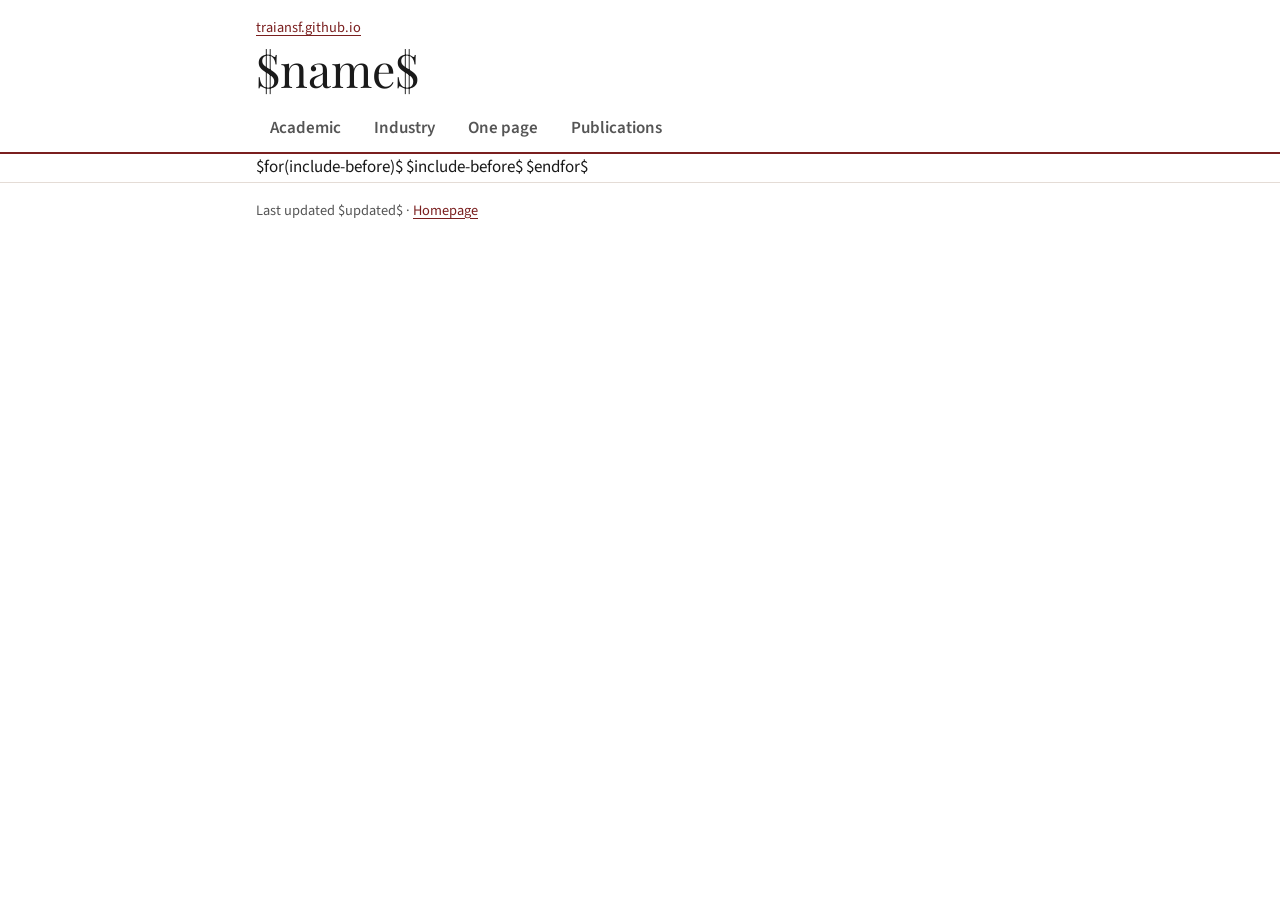
<file: web/page.html>
<!doctype html>
<html lang="en">
<head>
<meta charset="utf-8">
<meta name="viewport" content="width=device-width, initial-scale=1">
<meta name="color-scheme" content="light dark">
<meta name="theme-color" content="#7a1f1f" media="(prefers-color-scheme: light)">
<meta name="theme-color" content="#171313" media="(prefers-color-scheme: dark)">
<title>$name$ — Curriculum Vitae</title>
<meta name="description" content="Curriculum vitae of $name$: academic, industry and one-page versions, and the full list of publications.">
<meta name="author" content="$name$">
<link rel="canonical" href="https://traiansf.github.io/resume/">
<link rel="icon" href="/favicon.svg" type="image/svg+xml">
<link rel="icon" href="/favicon.ico" sizes="any">
<link rel="preconnect" href="https://fonts.googleapis.com">
<link rel="preconnect" href="https://fonts.gstatic.com" crossorigin>
<link rel="stylesheet" href="https://fonts.googleapis.com/css2?family=Playfair+Display:ital,wght@0,400;0,600;1,400&amp;family=Source+Sans+3:ital,wght@0,300;0,400;0,600;1,300;1,400&amp;display=swap">
<link rel="stylesheet" href="style.css">
<script src="tabs.js" defer></script>
</head>
<body>
<a class="skip-link" href="#main">Skip to main content</a>
<header class="site-header">
<div class="wrap">
<p class="home"><a href="/">traiansf.github.io</a></p>
<h1 class="name">$name$</h1>
<nav class="tabs" aria-label="CV versions">
<ul data-tabs>
<li><a id="tab-academic" href="#academic">Academic</a></li>
<li><a id="tab-industry" href="#industry">Industry</a></li>
<li><a id="tab-short" href="#short">One page</a></li>
<li><a id="tab-publications" href="#publications">Publications</a></li>
</ul>
</nav>
</div>
</header>
<main id="main" class="wrap" tabindex="-1">
$for(include-before)$
$include-before$
$endfor$
</main>
<footer class="site-footer">
<div class="wrap">
<p>Last updated $updated$ · <a href="/">Homepage</a></p>
</div>
</footer>
</body>
</html>
</file>
<file: docs/style.css>
/* Web theme for the CV — mirrors the PDF's editorial look (Playfair Display
   headings, Source Sans 3 body, burgundy accent). Contrast ratios noted are
   against --bg and meet WCAG 2.2 AA (most meet AAA). */

:root {
  --bg: #ffffff;
  --surface: #faf7f4;
  --text: #1a1a1a;         /* 17.4:1 */
  --muted: #555555;        /*  7.5:1 */
  --line: #e4dcd6;
  --accent: #7a1f1f;       /* 11.0:1 */
  --accent-soft: #f3e9e7;
  --focus: #7a1f1f;
  --measure: 52rem;
  --gutter: clamp(1rem, 4vw, 2rem);
  color-scheme: light;
}

@media (prefers-color-scheme: dark) {
  :root {
    --bg: #171313;
    --surface: #211b1a;
    --text: #ece6e4;       /* 14.9:1 */
    --muted: #b8aeab;      /*  8.3:1 */
    --line: #3a302e;
    --accent: #eaa7a2;     /*  9.4:1 */
    --accent-soft: #33221f;
    --focus: #f5c26b;
    color-scheme: dark;
  }
}

/* ── Base ─────────────────────────────────────────────────────────────── */

*, *::before, *::after { box-sizing: border-box; }

html {
  -webkit-text-size-adjust: 100%;
  text-size-adjust: 100%;
}

body {
  margin: 0;
  background: var(--bg);
  color: var(--text);
  font-family: "Source Sans 3", "Source Sans Pro", system-ui, -apple-system,
    "Segoe UI", Roboto, Helvetica, Arial, sans-serif;
  font-size: 1.0625rem;
  line-height: 1.6;
  overflow-wrap: break-word;
}

.wrap {
  max-width: var(--measure);
  margin-inline: auto;
  padding-inline: var(--gutter);
}

a {
  color: var(--accent);
  text-decoration-thickness: 1px;
  text-underline-offset: 0.18em;
}
a:hover { text-decoration-thickness: 2px; }

:focus-visible {
  outline: 3px solid var(--focus);
  outline-offset: 2px;
  border-radius: 2px;
}

main:focus { outline: none; }

.visually-hidden {
  position: absolute !important;
  width: 1px; height: 1px;
  padding: 0; margin: -1px;
  overflow: hidden;
  clip: rect(0 0 0 0);
  white-space: nowrap;
  border: 0;
}

.skip-link {
  position: absolute;
  left: 0.5rem; top: -100px;
  z-index: 100;
  padding: 0.6rem 1rem;
  background: var(--accent);
  color: var(--bg);
  font-weight: 600;
  border-radius: 0 0 4px 4px;
}
.skip-link:focus { top: 0; }

/* ── Header and tabs ──────────────────────────────────────────────────── */

.site-header {
  border-bottom: 2px solid var(--accent);
  background: var(--bg);
}

.home {
  margin: 1rem 0 0;
  font-size: 0.9rem;
}

.name {
  margin: 0.25rem 0 0.75rem;
  font-family: "Playfair Display", Georgia, serif;
  font-weight: 400;
  font-size: clamp(2rem, 6vw, 2.9rem);
  line-height: 1.15;
}

.tabs ul {
  display: flex;
  gap: 0.25rem;
  margin: 0;
  padding: 0;
  list-style: none;
  flex-wrap: wrap;                  /* all versions stay visible on phones */
}

.tabs a {
  display: inline-flex;
  align-items: center;
  min-height: 44px;                 /* comfortable touch target */
  padding: 0.25rem 0.9rem;
  white-space: nowrap;
  color: var(--muted);
  font-weight: 600;
  text-decoration: none;
  border-bottom: 3px solid transparent;
}
.tabs a:hover { color: var(--accent); }
@media (max-width: 26rem) {
  .tabs a { padding-inline: 0.55rem; }
}
.tabs a[aria-selected="true"] {
  color: var(--accent);
  border-bottom-color: var(--accent);
}

/* ── Panels ───────────────────────────────────────────────────────────── */

.panel {
  padding-block: 1.5rem 2.5rem;
}

/* Without JS all versions are shown; separate them clearly. */
html:not(.has-tabs) .panel + .panel {
  border-top: 2px solid var(--accent);
  margin-top: 1rem;
}

.panel-head {
  margin-bottom: 1rem;
}

.tagline {
  margin: 0 0 0.35rem;
  font-family: "Playfair Display", Georgia, serif;
  font-style: italic;
  font-size: 1.15rem;
  color: var(--accent);
}

.contact {
  display: flex;
  flex-wrap: wrap;
  gap: 0.2rem 1rem;
  margin: 0;
  padding: 0;
  list-style: none;
  font-size: 0.95rem;
}

.download { margin: 0.75rem 0 0; }
.download a {
  display: inline-flex;
  align-items: center;
  min-height: 44px;
  padding: 0.35rem 1rem;
  border: 1.5px solid var(--accent);
  border-radius: 6px;
  font-weight: 600;
  text-decoration: none;
}
.download a:hover { background: var(--accent-soft); }

/* ── Sections ─────────────────────────────────────────────────────────── */

.panel h2 {
  margin: 2rem 0 0.75rem;
  padding-bottom: 0.2rem;
  font-family: "Playfair Display", Georgia, serif;
  font-style: italic;
  font-weight: 400;
  font-size: 1.6rem;
  line-height: 1.25;
  color: var(--accent);
  border-bottom: 1px solid var(--line);
}

.panel h3 {
  margin: 1.5rem 0 0.5rem;
  font-family: "Playfair Display", Georgia, serif;
  font-weight: 400;
  font-size: 1.25rem;
}

.section-stats p {
  margin: -0.25rem 0 1rem;
  color: var(--muted);
  font-size: 0.95rem;
}

.callout {
  margin: 1rem 0;
  padding: 0.6rem 1rem;
  background: var(--surface);
  border-left: 3px solid var(--accent);
}
.callout > :first-child { margin-top: 0; }
.callout > :last-child { margin-bottom: 0; }

/* CV entries: title + organisation on the left, years on the right. */
.cv-item {
  margin: 1.1rem 0;
}
.cv-head {
  display: grid;
  grid-template-columns: 1fr auto;
  column-gap: 1rem;
}
.cv-head h3 {
  grid-column: 1;
  margin: 0;
  font-family: inherit;
  font-weight: 600;
  font-size: 1.05rem;
  line-height: 1.4;
}
.cv-org {
  grid-column: 1;
  font-style: italic;
  color: var(--muted);
}
.cv-years {
  grid-column: 2;
  grid-row: 1;
  font-weight: 600;
  color: var(--accent);
  white-space: nowrap;
  font-variant-numeric: tabular-nums;
}
.cv-detail {
  margin-top: 0.25rem;
  font-size: 0.97rem;
}
.cv-detail p { margin: 0.35rem 0; }
.cv-detail ul { margin: 0.35rem 0; padding-left: 1.25rem; }
.cv-detail li { margin: 0.2rem 0; }

@media (max-width: 30rem) {
  .cv-head { grid-template-columns: 1fr; }
  .cv-years { grid-column: 1; grid-row: auto; }
}

/* Pills (Skills, Programming Languages). */
.pills ul {
  display: flex;
  flex-wrap: wrap;
  gap: 0.4rem;
  margin: 0.4rem 0;
  padding: 0;
  list-style: none;
}
.pills li {
  padding: 0.1rem 0.7rem;
  border: 1px solid var(--accent);
  border-radius: 999px;
  color: var(--accent);
  font-size: 0.92rem;
  line-height: 1.6;
}

/* Inline dot-separated list (Languages). */
.inline-list ul {
  display: flex;
  flex-wrap: wrap;
  gap: 0 0.5rem;
  margin: 0.4rem 0;
  padding: 0;
  list-style: none;
}
.inline-list li + li::before {
  content: "·";
  margin-right: 0.5rem;
  color: var(--muted);
}
.qual { color: var(--muted); font-size: 0.9em; }

/* Publication lists. */
.panel ol {
  padding-left: 2.2rem;
}
.panel ol > li {
  margin: 0.55rem 0;
}
.panel ol > li::marker {
  color: var(--accent);
  font-weight: 600;
}
.panel ol > li > p { margin: 0; }

.cites {
  display: inline-block;
  margin-left: 0.3rem;
  padding: 0 0.45rem;
  border-radius: 999px;
  background: var(--accent-soft);
  color: var(--accent);
  font-weight: 600;
  font-size: 0.85em;
  font-variant-numeric: tabular-nums;
}

/* ── Footer ───────────────────────────────────────────────────────────── */

.site-footer {
  border-top: 1px solid var(--line);
  color: var(--muted);
  font-size: 0.9rem;
}
.site-footer p { margin: 1rem 0 1.5rem; }

/* ── Preferences and print ────────────────────────────────────────────── */

@media (prefers-reduced-motion: no-preference) {
  html { scroll-behavior: smooth; }
}

@media (forced-colors: active) {
  .pills li, .cites, .download a { border: 1px solid CanvasText; }
  .tabs a[aria-selected="true"] { border-bottom-color: Highlight; }
}

@media print {
  :root {
    --bg: #fff; --surface: #fff; --text: #000; --muted: #333;
    --accent: #7a1f1f; --accent-soft: #fff;
  }
  .skip-link, .tabs, .home, .download, .site-footer { display: none; }
  .site-header { border: 0; }
  .panel[hidden] { display: none; }
  a { color: inherit; text-decoration: none; }
  .cv-item, .panel ol > li { break-inside: avoid; }
}
</file>
<file: web/style.css>
/* Web theme for the CV — mirrors the PDF's editorial look (Playfair Display
   headings, Source Sans 3 body, burgundy accent). Contrast ratios noted are
   against --bg and meet WCAG 2.2 AA (most meet AAA). */

:root {
  --bg: #ffffff;
  --surface: #faf7f4;
  --text: #1a1a1a;         /* 17.4:1 */
  --muted: #555555;        /*  7.5:1 */
  --line: #e4dcd6;
  --accent: #7a1f1f;       /* 11.0:1 */
  --accent-soft: #f3e9e7;
  --focus: #7a1f1f;
  --measure: 52rem;
  --gutter: clamp(1rem, 4vw, 2rem);
  color-scheme: light;
}

@media (prefers-color-scheme: dark) {
  :root {
    --bg: #171313;
    --surface: #211b1a;
    --text: #ece6e4;       /* 14.9:1 */
    --muted: #b8aeab;      /*  8.3:1 */
    --line: #3a302e;
    --accent: #eaa7a2;     /*  9.4:1 */
    --accent-soft: #33221f;
    --focus: #f5c26b;
    color-scheme: dark;
  }
}

/* ── Base ─────────────────────────────────────────────────────────────── */

*, *::before, *::after { box-sizing: border-box; }

html {
  -webkit-text-size-adjust: 100%;
  text-size-adjust: 100%;
}

body {
  margin: 0;
  background: var(--bg);
  color: var(--text);
  font-family: "Source Sans 3", "Source Sans Pro", system-ui, -apple-system,
    "Segoe UI", Roboto, Helvetica, Arial, sans-serif;
  font-size: 1.0625rem;
  line-height: 1.6;
  overflow-wrap: break-word;
}

.wrap {
  max-width: var(--measure);
  margin-inline: auto;
  padding-inline: var(--gutter);
}

a {
  color: var(--accent);
  text-decoration-thickness: 1px;
  text-underline-offset: 0.18em;
}
a:hover { text-decoration-thickness: 2px; }

:focus-visible {
  outline: 3px solid var(--focus);
  outline-offset: 2px;
  border-radius: 2px;
}

main:focus { outline: none; }

.visually-hidden {
  position: absolute !important;
  width: 1px; height: 1px;
  padding: 0; margin: -1px;
  overflow: hidden;
  clip: rect(0 0 0 0);
  white-space: nowrap;
  border: 0;
}

.skip-link {
  position: absolute;
  left: 0.5rem; top: -100px;
  z-index: 100;
  padding: 0.6rem 1rem;
  background: var(--accent);
  color: var(--bg);
  font-weight: 600;
  border-radius: 0 0 4px 4px;
}
.skip-link:focus { top: 0; }

/* ── Header and tabs ──────────────────────────────────────────────────── */

.site-header {
  border-bottom: 2px solid var(--accent);
  background: var(--bg);
}

.home {
  margin: 1rem 0 0;
  font-size: 0.9rem;
}

.name {
  margin: 0.25rem 0 0.75rem;
  font-family: "Playfair Display", Georgia, serif;
  font-weight: 400;
  font-size: clamp(2rem, 6vw, 2.9rem);
  line-height: 1.15;
}

.tabs ul {
  display: flex;
  gap: 0.25rem;
  margin: 0;
  padding: 0;
  list-style: none;
  flex-wrap: wrap;                  /* all versions stay visible on phones */
}

.tabs a {
  display: inline-flex;
  align-items: center;
  min-height: 44px;                 /* comfortable touch target */
  padding: 0.25rem 0.9rem;
  white-space: nowrap;
  color: var(--muted);
  font-weight: 600;
  text-decoration: none;
  border-bottom: 3px solid transparent;
}
.tabs a:hover { color: var(--accent); }
@media (max-width: 26rem) {
  .tabs a { padding-inline: 0.55rem; }
}
.tabs a[aria-selected="true"] {
  color: var(--accent);
  border-bottom-color: var(--accent);
}

/* ── Panels ───────────────────────────────────────────────────────────── */

.panel {
  padding-block: 1.5rem 2.5rem;
}

/* Without JS all versions are shown; separate them clearly. */
html:not(.has-tabs) .panel + .panel {
  border-top: 2px solid var(--accent);
  margin-top: 1rem;
}

.panel-head {
  margin-bottom: 1rem;
}

.tagline {
  margin: 0 0 0.35rem;
  font-family: "Playfair Display", Georgia, serif;
  font-style: italic;
  font-size: 1.15rem;
  color: var(--accent);
}

.contact {
  display: flex;
  flex-wrap: wrap;
  gap: 0.2rem 1rem;
  margin: 0;
  padding: 0;
  list-style: none;
  font-size: 0.95rem;
}

.download { margin: 0.75rem 0 0; }
.download a {
  display: inline-flex;
  align-items: center;
  min-height: 44px;
  padding: 0.35rem 1rem;
  border: 1.5px solid var(--accent);
  border-radius: 6px;
  font-weight: 600;
  text-decoration: none;
}
.download a:hover { background: var(--accent-soft); }

/* ── Sections ─────────────────────────────────────────────────────────── */

.panel h2 {
  margin: 2rem 0 0.75rem;
  padding-bottom: 0.2rem;
  font-family: "Playfair Display", Georgia, serif;
  font-style: italic;
  font-weight: 400;
  font-size: 1.6rem;
  line-height: 1.25;
  color: var(--accent);
  border-bottom: 1px solid var(--line);
}

.panel h3 {
  margin: 1.5rem 0 0.5rem;
  font-family: "Playfair Display", Georgia, serif;
  font-weight: 400;
  font-size: 1.25rem;
}

.section-stats p {
  margin: -0.25rem 0 1rem;
  color: var(--muted);
  font-size: 0.95rem;
}

.callout {
  margin: 1rem 0;
  padding: 0.6rem 1rem;
  background: var(--surface);
  border-left: 3px solid var(--accent);
}
.callout > :first-child { margin-top: 0; }
.callout > :last-child { margin-bottom: 0; }

/* CV entries: title + organisation on the left, years on the right. */
.cv-item {
  margin: 1.1rem 0;
}
.cv-head {
  display: grid;
  grid-template-columns: 1fr auto;
  column-gap: 1rem;
}
.cv-head h3 {
  grid-column: 1;
  margin: 0;
  font-family: inherit;
  font-weight: 600;
  font-size: 1.05rem;
  line-height: 1.4;
}
.cv-org {
  grid-column: 1;
  font-style: italic;
  color: var(--muted);
}
.cv-years {
  grid-column: 2;
  grid-row: 1;
  font-weight: 600;
  color: var(--accent);
  white-space: nowrap;
  font-variant-numeric: tabular-nums;
}
.cv-detail {
  margin-top: 0.25rem;
  font-size: 0.97rem;
}
.cv-detail p { margin: 0.35rem 0; }
.cv-detail ul { margin: 0.35rem 0; padding-left: 1.25rem; }
.cv-detail li { margin: 0.2rem 0; }

@media (max-width: 30rem) {
  .cv-head { grid-template-columns: 1fr; }
  .cv-years { grid-column: 1; grid-row: auto; }
}

/* Pills (Skills, Programming Languages). */
.pills ul {
  display: flex;
  flex-wrap: wrap;
  gap: 0.4rem;
  margin: 0.4rem 0;
  padding: 0;
  list-style: none;
}
.pills li {
  padding: 0.1rem 0.7rem;
  border: 1px solid var(--accent);
  border-radius: 999px;
  color: var(--accent);
  font-size: 0.92rem;
  line-height: 1.6;
}

/* Inline dot-separated list (Languages). */
.inline-list ul {
  display: flex;
  flex-wrap: wrap;
  gap: 0 0.5rem;
  margin: 0.4rem 0;
  padding: 0;
  list-style: none;
}
.inline-list li + li::before {
  content: "·";
  margin-right: 0.5rem;
  color: var(--muted);
}
.qual { color: var(--muted); font-size: 0.9em; }

/* Publication lists. */
.panel ol {
  padding-left: 2.2rem;
}
.panel ol > li {
  margin: 0.55rem 0;
}
.panel ol > li::marker {
  color: var(--accent);
  font-weight: 600;
}
.panel ol > li > p { margin: 0; }

.cites {
  display: inline-block;
  margin-left: 0.3rem;
  padding: 0 0.45rem;
  border-radius: 999px;
  background: var(--accent-soft);
  color: var(--accent);
  font-weight: 600;
  font-size: 0.85em;
  font-variant-numeric: tabular-nums;
}

/* ── Footer ───────────────────────────────────────────────────────────── */

.site-footer {
  border-top: 1px solid var(--line);
  color: var(--muted);
  font-size: 0.9rem;
}
.site-footer p { margin: 1rem 0 1.5rem; }

/* ── Preferences and print ────────────────────────────────────────────── */

@media (prefers-reduced-motion: no-preference) {
  html { scroll-behavior: smooth; }
}

@media (forced-colors: active) {
  .pills li, .cites, .download a { border: 1px solid CanvasText; }
  .tabs a[aria-selected="true"] { border-bottom-color: Highlight; }
}

@media print {
  :root {
    --bg: #fff; --surface: #fff; --text: #000; --muted: #333;
    --accent: #7a1f1f; --accent-soft: #fff;
  }
  .skip-link, .tabs, .home, .download, .site-footer { display: none; }
  .site-header { border: 0; }
  .panel[hidden] { display: none; }
  a { color: inherit; text-decoration: none; }
  .cv-item, .panel ol > li { break-inside: avoid; }
}
</file>
